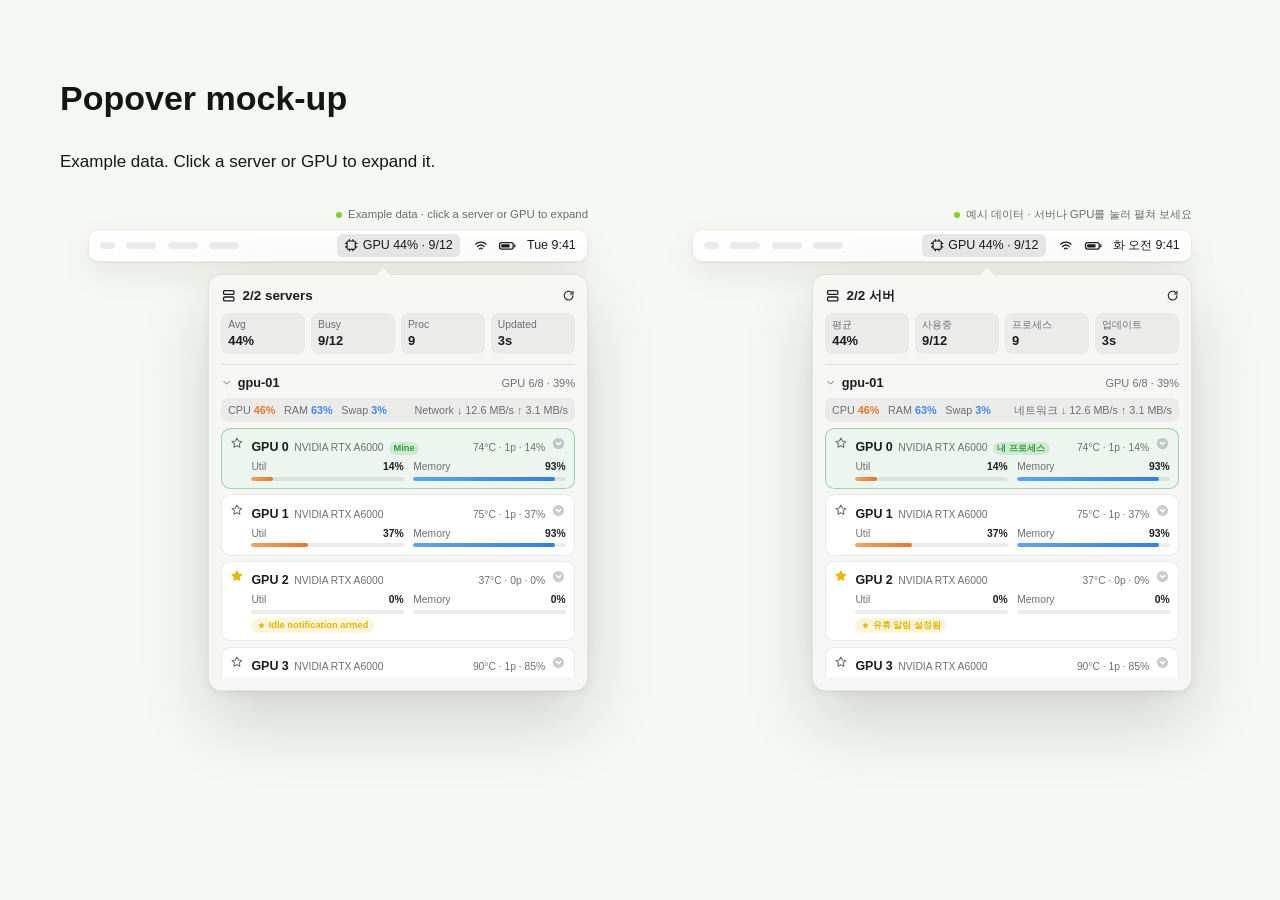
<file: site/mockup.html>
<!doctype html>
<html lang="en">
<head>
  <meta charset="utf-8">
  <meta name="viewport" content="width=device-width, initial-scale=1">
  <meta name="robots" content="noindex">
  <title>NVBeacon popover mock-up</title>
  <link rel="icon" href="./assets/favicon-64.png">
  <link rel="stylesheet" href="./styles.css">
  <link rel="stylesheet" href="./mockup.css">
  <style>
    .mockup-page { width: var(--shell); margin: 0 auto; padding: 48px 0 80px; }
    .mockup-grid { display: grid; grid-template-columns: repeat(auto-fit, minmax(min(100%, 420px), 1fr)); gap: 48px; margin-top: 32px; }
    .mockup-grid > section { width: min(100%, 500px); justify-self: center; }
  </style>
</head>
<body>
  <!-- Preserved HTML mock-up of the Mac popover, used in the hero before the real
       recordings replaced it. Expand and collapse use native <details>, no script.
       Not linked from the site and kept out of the sitemap. -->
  <main class="mockup-page">
    <h1>Popover mock-up</h1>
    <p>Example data. Click a server or GPU to expand it.</p>
    <div class="mockup-grid">
      <section aria-label="English">
    <div class="mock" role="region" aria-label="NVBeacon popover on Mac, with example data">
      <div class="mk-caption"><span class="mk-caption-dot" aria-hidden="true"></span><span>Example data · click a server or GPU to expand</span></div>
      <div class="mk-menubar" aria-hidden="true">
        <span class="mk-menus"><i></i><i></i><i></i><i></i></span>
        <span class="mk-item"><svg viewBox="0 0 24 24"><rect x="5" y="5" width="14" height="14" rx="2.5"/><path d="M9 2.5v2.5M15 2.5v2.5M9 19v2.5M15 19v2.5M2.5 9H5M2.5 15H5M19 9h2.5M19 15h2.5"/></svg>GPU 44% · 9/12</span>
        <span class="mk-sys"><svg viewBox="0 0 24 24"><path d="M4 9.5a12 12 0 0 1 16 0M7 13a7.5 7.5 0 0 1 10 0M10 16.5a3 3 0 0 1 4 0"/></svg><svg viewBox="0 0 28 24"><rect x="2" y="7" width="21" height="10" rx="3"/><rect x="4.5" y="9.5" width="13" height="5" rx="1.2" class="fill"/><path d="M25.5 10.5v3"/></svg><span>Tue 9:41</span></span>
      </div>
      <div class="mk-popover">
        <div class="mk-header" aria-hidden="true">
          <span class="mk-title"><svg viewBox="0 0 24 24"><rect x="4" y="4" width="16" height="6" rx="1.5"/><rect x="4" y="14" width="16" height="6" rx="1.5"/></svg>2/2 servers</span>
          <span class="mk-tools"><svg viewBox="0 0 24 24"><path d="M20 12a8 8 0 1 1-2.4-5.7M20 4v5h-5"/></svg></span>
        </div>
        <div class="mk-pills">
          <div><span>Avg</span><b>44%</b></div>
          <div><span>Busy</span><b>9/12</b></div>
          <div><span>Proc</span><b>9</b></div>
          <div><span>Updated</span><b>3s</b></div>
        </div>
        <div class="mk-scroll">
        <details class="mk-server" open>
          <summary class="mk-server-head"><svg class="chev" viewBox="0 0 24 24" aria-hidden="true"><path d="M9 6l6 6-6 6"/></svg><b>gpu-01</b><span>GPU 6/8 · 39%</span></summary>
          <div class="mk-host"><span>CPU <b class="o">46%</b></span><span>RAM <b class="b">63%</b></span><span>Swap <b class="b">3%</b></span><span class="net">Network ↓ 12.6 MB/s ↑ 3.1 MB/s</span></div>
            <details class="mk-gpu mine">
              <summary><span class="mk-star"><svg viewBox="0 0 24 24" aria-hidden="true"><path d="M12 3.5l2.6 5.3 5.9.9-4.3 4.1 1 5.8L12 16.9l-5.2 2.7 1-5.8-4.3-4.1 5.9-.9z"/></svg></span><span class="mk-gpu-body"><span class="mk-gpu-head"><b>GPU 0</b><span class="mk-model">NVIDIA RTX A6000</span><span class="mk-badge">Mine</span><span class="mk-stats">74°C · 1p · 14%</span><span class="mk-expand" aria-hidden="true"><svg viewBox="0 0 24 24"><circle cx="12" cy="12" r="9" class="fill"/><path d="M8.5 10.5L12 14l3.5-3.5" class="cut"/></svg></span></span><span class="mk-bars"><span class="mk-bar"><span>Util</span><em>14%</em><i style="--v:14%"></i></span><span class="mk-bar mem"><span>Memory</span><em>93%</em><i style="--v:93%"></i></span></span></span></summary>
                <div class="mk-procs">
                  <div class="mk-proc"><span class="mk-proc-user me">alex</span><span class="mk-proc-main"><span class="mk-proc-name">python train.py <span class="mk-badge">Mine</span></span><span class="mk-proc-pid">PID 28410</span></span><span class="mk-proc-mem">41.8 GiB</span><span class="mk-notify on"><svg viewBox="0 0 24 24" aria-hidden="true"><path d="M6 16V11a6 6 0 0 1 12 0v5l1.5 2h-15zM10 20.5a2 2 0 0 0 4 0"/></svg>Watching</span><code class="mk-proc-cmd">python train.py --epochs 40 --batch-size 32</code></div>
                </div>
            </details>
            <details class="mk-gpu">
              <summary><span class="mk-star"><svg viewBox="0 0 24 24" aria-hidden="true"><path d="M12 3.5l2.6 5.3 5.9.9-4.3 4.1 1 5.8L12 16.9l-5.2 2.7 1-5.8-4.3-4.1 5.9-.9z"/></svg></span><span class="mk-gpu-body"><span class="mk-gpu-head"><b>GPU 1</b><span class="mk-model">NVIDIA RTX A6000</span><span class="mk-stats">75°C · 1p · 37%</span><span class="mk-expand" aria-hidden="true"><svg viewBox="0 0 24 24"><circle cx="12" cy="12" r="9" class="fill"/><path d="M8.5 10.5L12 14l3.5-3.5" class="cut"/></svg></span></span><span class="mk-bars"><span class="mk-bar"><span>Util</span><em>37%</em><i style="--v:37%"></i></span><span class="mk-bar mem"><span>Memory</span><em>93%</em><i style="--v:93%"></i></span></span></span></summary>
                <div class="mk-procs">
                  <div class="mk-proc"><span class="mk-proc-user">minji</span><span class="mk-proc-main"><span class="mk-proc-name">python finetune.py</span><span class="mk-proc-pid">PID 30122</span></span><span class="mk-proc-mem">41.8 GiB</span><span class="mk-notify"><svg viewBox="0 0 24 24" aria-hidden="true"><path d="M6 16V11a6 6 0 0 1 12 0v5l1.5 2h-15zM10 20.5a2 2 0 0 0 4 0"/></svg>Notify</span><code class="mk-proc-cmd">python finetune.py --lr 2e-5</code></div>
                </div>
            </details>
            <details class="mk-gpu">
              <summary><span class="mk-star on"><svg viewBox="0 0 24 24" aria-hidden="true"><path d="M12 3.5l2.6 5.3 5.9.9-4.3 4.1 1 5.8L12 16.9l-5.2 2.7 1-5.8-4.3-4.1 5.9-.9z"/></svg></span><span class="mk-gpu-body"><span class="mk-gpu-head"><b>GPU 2</b><span class="mk-model">NVIDIA RTX A6000</span><span class="mk-stats">37°C · 0p · 0%</span><span class="mk-expand" aria-hidden="true"><svg viewBox="0 0 24 24"><circle cx="12" cy="12" r="9" class="fill"/><path d="M8.5 10.5L12 14l3.5-3.5" class="cut"/></svg></span></span><span class="mk-bars"><span class="mk-bar"><span>Util</span><em>0%</em><i style="--v:0%"></i></span><span class="mk-bar mem"><span>Memory</span><em>0%</em><i style="--v:0%"></i></span></span><span class="mk-armed"><svg viewBox="0 0 24 24" aria-hidden="true"><path d="M12 3.5l2.6 5.3 5.9.9-4.3 4.1 1 5.8L12 16.9l-5.2 2.7 1-5.8-4.3-4.1 5.9-.9z"/></svg>Idle notification armed</span></span></summary>
                <div class="mk-procs"><p class="mk-empty">There are no active compute processes reported on this GPU.</p></div>
            </details>
            <details class="mk-gpu">
              <summary><span class="mk-star"><svg viewBox="0 0 24 24" aria-hidden="true"><path d="M12 3.5l2.6 5.3 5.9.9-4.3 4.1 1 5.8L12 16.9l-5.2 2.7 1-5.8-4.3-4.1 5.9-.9z"/></svg></span><span class="mk-gpu-body"><span class="mk-gpu-head"><b>GPU 3</b><span class="mk-model">NVIDIA RTX A6000</span><span class="mk-stats">90°C · 1p · 85%</span><span class="mk-expand" aria-hidden="true"><svg viewBox="0 0 24 24"><circle cx="12" cy="12" r="9" class="fill"/><path d="M8.5 10.5L12 14l3.5-3.5" class="cut"/></svg></span></span><span class="mk-bars"><span class="mk-bar"><span>Util</span><em>85%</em><i style="--v:85%"></i></span><span class="mk-bar mem"><span>Memory</span><em>74%</em><i style="--v:74%"></i></span></span></span></summary>
                <div class="mk-procs">
                  <div class="mk-proc"><span class="mk-proc-user">jun</span><span class="mk-proc-main"><span class="mk-proc-name">torchrun</span><span class="mk-proc-pid">PID 31877</span></span><span class="mk-proc-mem">33.2 GiB</span><span class="mk-notify"><svg viewBox="0 0 24 24" aria-hidden="true"><path d="M6 16V11a6 6 0 0 1 12 0v5l1.5 2h-15zM10 20.5a2 2 0 0 0 4 0"/></svg>Notify</span><code class="mk-proc-cmd">torchrun --nproc_per_node 2 pretrain.py</code></div>
                </div>
            </details>
            <details class="mk-gpu mine">
              <summary><span class="mk-star"><svg viewBox="0 0 24 24" aria-hidden="true"><path d="M12 3.5l2.6 5.3 5.9.9-4.3 4.1 1 5.8L12 16.9l-5.2 2.7 1-5.8-4.3-4.1 5.9-.9z"/></svg></span><span class="mk-gpu-body"><span class="mk-gpu-head"><b>GPU 4</b><span class="mk-model">NVIDIA RTX A6000</span><span class="mk-badge">Mine</span><span class="mk-stats">66°C · 1p · 93%</span><span class="mk-expand" aria-hidden="true"><svg viewBox="0 0 24 24"><circle cx="12" cy="12" r="9" class="fill"/><path d="M8.5 10.5L12 14l3.5-3.5" class="cut"/></svg></span></span><span class="mk-bars"><span class="mk-bar"><span>Util</span><em>93%</em><i style="--v:93%"></i></span><span class="mk-bar mem"><span>Memory</span><em>60%</em><i style="--v:60%"></i></span></span></span></summary>
                <div class="mk-procs">
                  <div class="mk-proc"><span class="mk-proc-user me">alex</span><span class="mk-proc-main"><span class="mk-proc-name">python eval.py <span class="mk-badge">Mine</span></span><span class="mk-proc-pid">PID 28533</span></span><span class="mk-proc-mem">27.0 GiB</span><span class="mk-notify"><svg viewBox="0 0 24 24" aria-hidden="true"><path d="M6 16V11a6 6 0 0 1 12 0v5l1.5 2h-15zM10 20.5a2 2 0 0 0 4 0"/></svg>Notify</span><code class="mk-proc-cmd">python eval.py --split val</code></div>
                </div>
            </details>
            <details class="mk-gpu">
              <summary><span class="mk-star"><svg viewBox="0 0 24 24" aria-hidden="true"><path d="M12 3.5l2.6 5.3 5.9.9-4.3 4.1 1 5.8L12 16.9l-5.2 2.7 1-5.8-4.3-4.1 5.9-.9z"/></svg></span><span class="mk-gpu-body"><span class="mk-gpu-head"><b>GPU 5</b><span class="mk-model">NVIDIA RTX A6000</span><span class="mk-stats">41°C · 0p · 0%</span><span class="mk-expand" aria-hidden="true"><svg viewBox="0 0 24 24"><circle cx="12" cy="12" r="9" class="fill"/><path d="M8.5 10.5L12 14l3.5-3.5" class="cut"/></svg></span></span><span class="mk-bars"><span class="mk-bar"><span>Util</span><em>0%</em><i style="--v:0%"></i></span><span class="mk-bar mem"><span>Memory</span><em>0%</em><i style="--v:0%"></i></span></span></span></summary>
                <div class="mk-procs"><p class="mk-empty">There are no active compute processes reported on this GPU.</p></div>
            </details>
            <details class="mk-gpu">
              <summary><span class="mk-star"><svg viewBox="0 0 24 24" aria-hidden="true"><path d="M12 3.5l2.6 5.3 5.9.9-4.3 4.1 1 5.8L12 16.9l-5.2 2.7 1-5.8-4.3-4.1 5.9-.9z"/></svg></span><span class="mk-gpu-body"><span class="mk-gpu-head"><b>GPU 6</b><span class="mk-model">NVIDIA RTX A6000</span><span class="mk-stats">58°C · 1p · 22%</span><span class="mk-expand" aria-hidden="true"><svg viewBox="0 0 24 24"><circle cx="12" cy="12" r="9" class="fill"/><path d="M8.5 10.5L12 14l3.5-3.5" class="cut"/></svg></span></span><span class="mk-bars"><span class="mk-bar"><span>Util</span><em>22%</em><i style="--v:22%"></i></span><span class="mk-bar mem"><span>Memory</span><em>20%</em><i style="--v:20%"></i></span></span></span></summary>
                <div class="mk-procs">
                  <div class="mk-proc"><span class="mk-proc-user">sam</span><span class="mk-proc-main"><span class="mk-proc-name">jupyter-kernel</span><span class="mk-proc-pid">PID 29960</span></span><span class="mk-proc-mem">8.8 GiB</span><span class="mk-notify"><svg viewBox="0 0 24 24" aria-hidden="true"><path d="M6 16V11a6 6 0 0 1 12 0v5l1.5 2h-15zM10 20.5a2 2 0 0 0 4 0"/></svg>Notify</span><code class="mk-proc-cmd">python -m ipykernel_launcher</code></div>
                </div>
            </details>
            <details class="mk-gpu">
              <summary><span class="mk-star"><svg viewBox="0 0 24 24" aria-hidden="true"><path d="M12 3.5l2.6 5.3 5.9.9-4.3 4.1 1 5.8L12 16.9l-5.2 2.7 1-5.8-4.3-4.1 5.9-.9z"/></svg></span><span class="mk-gpu-body"><span class="mk-gpu-head"><b>GPU 7</b><span class="mk-model">NVIDIA RTX A6000</span><span class="mk-stats">79°C · 1p · 64%</span><span class="mk-expand" aria-hidden="true"><svg viewBox="0 0 24 24"><circle cx="12" cy="12" r="9" class="fill"/><path d="M8.5 10.5L12 14l3.5-3.5" class="cut"/></svg></span></span><span class="mk-bars"><span class="mk-bar"><span>Util</span><em>64%</em><i style="--v:64%"></i></span><span class="mk-bar mem"><span>Memory</span><em>73%</em><i style="--v:73%"></i></span></span></span></summary>
                <div class="mk-procs">
                  <div class="mk-proc"><span class="mk-proc-user">jun</span><span class="mk-proc-main"><span class="mk-proc-name">torchrun</span><span class="mk-proc-pid">PID 31878</span></span><span class="mk-proc-mem">33.0 GiB</span><span class="mk-notify"><svg viewBox="0 0 24 24" aria-hidden="true"><path d="M6 16V11a6 6 0 0 1 12 0v5l1.5 2h-15zM10 20.5a2 2 0 0 0 4 0"/></svg>Notify</span><code class="mk-proc-cmd">torchrun --nproc_per_node 2 pretrain.py</code></div>
                </div>
            </details>
        </details>
        <details class="mk-server">
          <summary class="mk-server-head"><svg class="chev" viewBox="0 0 24 24" aria-hidden="true"><path d="M9 6l6 6-6 6"/></svg><b>gpu-02</b><span>GPU 3/4 · 53%</span></summary>
          <div class="mk-host"><span>CPU <b class="o">28%</b></span><span>RAM <b class="b">25%</b></span><span>Swap <b class="b">3%</b></span><span class="net">Network ↓ 4.2 MB/s ↑ 0.8 MB/s</span></div>
            <details class="mk-gpu">
              <summary><span class="mk-star"><svg viewBox="0 0 24 24" aria-hidden="true"><path d="M12 3.5l2.6 5.3 5.9.9-4.3 4.1 1 5.8L12 16.9l-5.2 2.7 1-5.8-4.3-4.1 5.9-.9z"/></svg></span><span class="mk-gpu-body"><span class="mk-gpu-head"><b>GPU 0</b><span class="mk-model">NVIDIA GeForce RTX 4090</span><span class="mk-stats">68°C · 1p · 71%</span><span class="mk-expand" aria-hidden="true"><svg viewBox="0 0 24 24"><circle cx="12" cy="12" r="9" class="fill"/><path d="M8.5 10.5L12 14l3.5-3.5" class="cut"/></svg></span></span><span class="mk-bars"><span class="mk-bar"><span>Util</span><em>71%</em><i style="--v:71%"></i></span><span class="mk-bar mem"><span>Memory</span><em>77%</em><i style="--v:77%"></i></span></span></span></summary>
                <div class="mk-procs">
                  <div class="mk-proc"><span class="mk-proc-user">minji</span><span class="mk-proc-main"><span class="mk-proc-name">python sweep.py</span><span class="mk-proc-pid">PID 11204</span></span><span class="mk-proc-mem">18.4 GiB</span><span class="mk-notify"><svg viewBox="0 0 24 24" aria-hidden="true"><path d="M6 16V11a6 6 0 0 1 12 0v5l1.5 2h-15zM10 20.5a2 2 0 0 0 4 0"/></svg>Notify</span><code class="mk-proc-cmd">python sweep.py --trial 7</code></div>
                </div>
            </details>
            <details class="mk-gpu">
              <summary><span class="mk-star"><svg viewBox="0 0 24 24" aria-hidden="true"><path d="M12 3.5l2.6 5.3 5.9.9-4.3 4.1 1 5.8L12 16.9l-5.2 2.7 1-5.8-4.3-4.1 5.9-.9z"/></svg></span><span class="mk-gpu-body"><span class="mk-gpu-head"><b>GPU 1</b><span class="mk-model">NVIDIA GeForce RTX 4090</span><span class="mk-stats">35°C · 0p · 0%</span><span class="mk-expand" aria-hidden="true"><svg viewBox="0 0 24 24"><circle cx="12" cy="12" r="9" class="fill"/><path d="M8.5 10.5L12 14l3.5-3.5" class="cut"/></svg></span></span><span class="mk-bars"><span class="mk-bar"><span>Util</span><em>0%</em><i style="--v:0%"></i></span><span class="mk-bar mem"><span>Memory</span><em>0%</em><i style="--v:0%"></i></span></span></span></summary>
                <div class="mk-procs"><p class="mk-empty">There are no active compute processes reported on this GPU.</p></div>
            </details>
            <details class="mk-gpu">
              <summary><span class="mk-star"><svg viewBox="0 0 24 24" aria-hidden="true"><path d="M12 3.5l2.6 5.3 5.9.9-4.3 4.1 1 5.8L12 16.9l-5.2 2.7 1-5.8-4.3-4.1 5.9-.9z"/></svg></span><span class="mk-gpu-body"><span class="mk-gpu-head"><b>GPU 2</b><span class="mk-model">NVIDIA GeForce RTX 4090</span><span class="mk-stats">74°C · 1p · 88%</span><span class="mk-expand" aria-hidden="true"><svg viewBox="0 0 24 24"><circle cx="12" cy="12" r="9" class="fill"/><path d="M8.5 10.5L12 14l3.5-3.5" class="cut"/></svg></span></span><span class="mk-bars"><span class="mk-bar"><span>Util</span><em>88%</em><i style="--v:88%"></i></span><span class="mk-bar mem"><span>Memory</span><em>90%</em><i style="--v:90%"></i></span></span></span></summary>
                <div class="mk-procs">
                  <div class="mk-proc"><span class="mk-proc-user">sam</span><span class="mk-proc-main"><span class="mk-proc-name">python train_vit.py</span><span class="mk-proc-pid">PID 11391</span></span><span class="mk-proc-mem">21.7 GiB</span><span class="mk-notify"><svg viewBox="0 0 24 24" aria-hidden="true"><path d="M6 16V11a6 6 0 0 1 12 0v5l1.5 2h-15zM10 20.5a2 2 0 0 0 4 0"/></svg>Notify</span><code class="mk-proc-cmd">python train_vit.py</code></div>
                </div>
            </details>
            <details class="mk-gpu">
              <summary><span class="mk-star"><svg viewBox="0 0 24 24" aria-hidden="true"><path d="M12 3.5l2.6 5.3 5.9.9-4.3 4.1 1 5.8L12 16.9l-5.2 2.7 1-5.8-4.3-4.1 5.9-.9z"/></svg></span><span class="mk-gpu-body"><span class="mk-gpu-head"><b>GPU 3</b><span class="mk-model">NVIDIA GeForce RTX 4090</span><span class="mk-stats">63°C · 1p · 52%</span><span class="mk-expand" aria-hidden="true"><svg viewBox="0 0 24 24"><circle cx="12" cy="12" r="9" class="fill"/><path d="M8.5 10.5L12 14l3.5-3.5" class="cut"/></svg></span></span><span class="mk-bars"><span class="mk-bar"><span>Util</span><em>52%</em><i style="--v:52%"></i></span><span class="mk-bar mem"><span>Memory</span><em>40%</em><i style="--v:40%"></i></span></span></span></summary>
                <div class="mk-procs">
                  <div class="mk-proc"><span class="mk-proc-user">jun</span><span class="mk-proc-main"><span class="mk-proc-name">python infer.py</span><span class="mk-proc-pid">PID 11455</span></span><span class="mk-proc-mem">9.6 GiB</span><span class="mk-notify"><svg viewBox="0 0 24 24" aria-hidden="true"><path d="M6 16V11a6 6 0 0 1 12 0v5l1.5 2h-15zM10 20.5a2 2 0 0 0 4 0"/></svg>Notify</span><code class="mk-proc-cmd">python infer.py --port 8000</code></div>
                </div>
            </details>
        </details>
        </div>
      </div>
    </div>
      </section>
      <section aria-label="Korean" lang="ko">
    <div class="mock" role="region" aria-label="예시 데이터로 보여주는 Mac용 NVBeacon 팝오버">
      <div class="mk-caption"><span class="mk-caption-dot" aria-hidden="true"></span><span>예시 데이터 · 서버나 GPU를 눌러 펼쳐 보세요</span></div>
      <div class="mk-menubar" aria-hidden="true">
        <span class="mk-menus"><i></i><i></i><i></i><i></i></span>
        <span class="mk-item"><svg viewBox="0 0 24 24"><rect x="5" y="5" width="14" height="14" rx="2.5"/><path d="M9 2.5v2.5M15 2.5v2.5M9 19v2.5M15 19v2.5M2.5 9H5M2.5 15H5M19 9h2.5M19 15h2.5"/></svg>GPU 44% · 9/12</span>
        <span class="mk-sys"><svg viewBox="0 0 24 24"><path d="M4 9.5a12 12 0 0 1 16 0M7 13a7.5 7.5 0 0 1 10 0M10 16.5a3 3 0 0 1 4 0"/></svg><svg viewBox="0 0 28 24"><rect x="2" y="7" width="21" height="10" rx="3"/><rect x="4.5" y="9.5" width="13" height="5" rx="1.2" class="fill"/><path d="M25.5 10.5v3"/></svg><span>화 오전 9:41</span></span>
      </div>
      <div class="mk-popover">
        <div class="mk-header" aria-hidden="true">
          <span class="mk-title"><svg viewBox="0 0 24 24"><rect x="4" y="4" width="16" height="6" rx="1.5"/><rect x="4" y="14" width="16" height="6" rx="1.5"/></svg>2/2 서버</span>
          <span class="mk-tools"><svg viewBox="0 0 24 24"><path d="M20 12a8 8 0 1 1-2.4-5.7M20 4v5h-5"/></svg></span>
        </div>
        <div class="mk-pills">
          <div><span>평균</span><b>44%</b></div>
          <div><span>사용중</span><b>9/12</b></div>
          <div><span>프로세스</span><b>9</b></div>
          <div><span>업데이트</span><b>3s</b></div>
        </div>
        <div class="mk-scroll">
        <details class="mk-server" open>
          <summary class="mk-server-head"><svg class="chev" viewBox="0 0 24 24" aria-hidden="true"><path d="M9 6l6 6-6 6"/></svg><b>gpu-01</b><span>GPU 6/8 · 39%</span></summary>
          <div class="mk-host"><span>CPU <b class="o">46%</b></span><span>RAM <b class="b">63%</b></span><span>Swap <b class="b">3%</b></span><span class="net">네트워크 ↓ 12.6 MB/s ↑ 3.1 MB/s</span></div>
            <details class="mk-gpu mine">
              <summary><span class="mk-star"><svg viewBox="0 0 24 24" aria-hidden="true"><path d="M12 3.5l2.6 5.3 5.9.9-4.3 4.1 1 5.8L12 16.9l-5.2 2.7 1-5.8-4.3-4.1 5.9-.9z"/></svg></span><span class="mk-gpu-body"><span class="mk-gpu-head"><b>GPU 0</b><span class="mk-model">NVIDIA RTX A6000</span><span class="mk-badge">내 프로세스</span><span class="mk-stats">74°C · 1p · 14%</span><span class="mk-expand" aria-hidden="true"><svg viewBox="0 0 24 24"><circle cx="12" cy="12" r="9" class="fill"/><path d="M8.5 10.5L12 14l3.5-3.5" class="cut"/></svg></span></span><span class="mk-bars"><span class="mk-bar"><span>Util</span><em>14%</em><i style="--v:14%"></i></span><span class="mk-bar mem"><span>Memory</span><em>93%</em><i style="--v:93%"></i></span></span></span></summary>
                <div class="mk-procs">
                  <div class="mk-proc"><span class="mk-proc-user me">alex</span><span class="mk-proc-main"><span class="mk-proc-name">python train.py <span class="mk-badge">내 프로세스</span></span><span class="mk-proc-pid">PID 28410</span></span><span class="mk-proc-mem">41.8 GiB</span><span class="mk-notify on"><svg viewBox="0 0 24 24" aria-hidden="true"><path d="M6 16V11a6 6 0 0 1 12 0v5l1.5 2h-15zM10 20.5a2 2 0 0 0 4 0"/></svg>감시 중</span><code class="mk-proc-cmd">python train.py --epochs 40 --batch-size 32</code></div>
                </div>
            </details>
            <details class="mk-gpu">
              <summary><span class="mk-star"><svg viewBox="0 0 24 24" aria-hidden="true"><path d="M12 3.5l2.6 5.3 5.9.9-4.3 4.1 1 5.8L12 16.9l-5.2 2.7 1-5.8-4.3-4.1 5.9-.9z"/></svg></span><span class="mk-gpu-body"><span class="mk-gpu-head"><b>GPU 1</b><span class="mk-model">NVIDIA RTX A6000</span><span class="mk-stats">75°C · 1p · 37%</span><span class="mk-expand" aria-hidden="true"><svg viewBox="0 0 24 24"><circle cx="12" cy="12" r="9" class="fill"/><path d="M8.5 10.5L12 14l3.5-3.5" class="cut"/></svg></span></span><span class="mk-bars"><span class="mk-bar"><span>Util</span><em>37%</em><i style="--v:37%"></i></span><span class="mk-bar mem"><span>Memory</span><em>93%</em><i style="--v:93%"></i></span></span></span></summary>
                <div class="mk-procs">
                  <div class="mk-proc"><span class="mk-proc-user">minji</span><span class="mk-proc-main"><span class="mk-proc-name">python finetune.py</span><span class="mk-proc-pid">PID 30122</span></span><span class="mk-proc-mem">41.8 GiB</span><span class="mk-notify"><svg viewBox="0 0 24 24" aria-hidden="true"><path d="M6 16V11a6 6 0 0 1 12 0v5l1.5 2h-15zM10 20.5a2 2 0 0 0 4 0"/></svg>알림</span><code class="mk-proc-cmd">python finetune.py --lr 2e-5</code></div>
                </div>
            </details>
            <details class="mk-gpu">
              <summary><span class="mk-star on"><svg viewBox="0 0 24 24" aria-hidden="true"><path d="M12 3.5l2.6 5.3 5.9.9-4.3 4.1 1 5.8L12 16.9l-5.2 2.7 1-5.8-4.3-4.1 5.9-.9z"/></svg></span><span class="mk-gpu-body"><span class="mk-gpu-head"><b>GPU 2</b><span class="mk-model">NVIDIA RTX A6000</span><span class="mk-stats">37°C · 0p · 0%</span><span class="mk-expand" aria-hidden="true"><svg viewBox="0 0 24 24"><circle cx="12" cy="12" r="9" class="fill"/><path d="M8.5 10.5L12 14l3.5-3.5" class="cut"/></svg></span></span><span class="mk-bars"><span class="mk-bar"><span>Util</span><em>0%</em><i style="--v:0%"></i></span><span class="mk-bar mem"><span>Memory</span><em>0%</em><i style="--v:0%"></i></span></span><span class="mk-armed"><svg viewBox="0 0 24 24" aria-hidden="true"><path d="M12 3.5l2.6 5.3 5.9.9-4.3 4.1 1 5.8L12 16.9l-5.2 2.7 1-5.8-4.3-4.1 5.9-.9z"/></svg>유휴 알림 설정됨</span></span></summary>
                <div class="mk-procs"><p class="mk-empty">이 GPU에서 실행 중인 연산 프로세스가 없습니다.</p></div>
            </details>
            <details class="mk-gpu">
              <summary><span class="mk-star"><svg viewBox="0 0 24 24" aria-hidden="true"><path d="M12 3.5l2.6 5.3 5.9.9-4.3 4.1 1 5.8L12 16.9l-5.2 2.7 1-5.8-4.3-4.1 5.9-.9z"/></svg></span><span class="mk-gpu-body"><span class="mk-gpu-head"><b>GPU 3</b><span class="mk-model">NVIDIA RTX A6000</span><span class="mk-stats">90°C · 1p · 85%</span><span class="mk-expand" aria-hidden="true"><svg viewBox="0 0 24 24"><circle cx="12" cy="12" r="9" class="fill"/><path d="M8.5 10.5L12 14l3.5-3.5" class="cut"/></svg></span></span><span class="mk-bars"><span class="mk-bar"><span>Util</span><em>85%</em><i style="--v:85%"></i></span><span class="mk-bar mem"><span>Memory</span><em>74%</em><i style="--v:74%"></i></span></span></span></summary>
                <div class="mk-procs">
                  <div class="mk-proc"><span class="mk-proc-user">jun</span><span class="mk-proc-main"><span class="mk-proc-name">torchrun</span><span class="mk-proc-pid">PID 31877</span></span><span class="mk-proc-mem">33.2 GiB</span><span class="mk-notify"><svg viewBox="0 0 24 24" aria-hidden="true"><path d="M6 16V11a6 6 0 0 1 12 0v5l1.5 2h-15zM10 20.5a2 2 0 0 0 4 0"/></svg>알림</span><code class="mk-proc-cmd">torchrun --nproc_per_node 2 pretrain.py</code></div>
                </div>
            </details>
            <details class="mk-gpu mine">
              <summary><span class="mk-star"><svg viewBox="0 0 24 24" aria-hidden="true"><path d="M12 3.5l2.6 5.3 5.9.9-4.3 4.1 1 5.8L12 16.9l-5.2 2.7 1-5.8-4.3-4.1 5.9-.9z"/></svg></span><span class="mk-gpu-body"><span class="mk-gpu-head"><b>GPU 4</b><span class="mk-model">NVIDIA RTX A6000</span><span class="mk-badge">내 프로세스</span><span class="mk-stats">66°C · 1p · 93%</span><span class="mk-expand" aria-hidden="true"><svg viewBox="0 0 24 24"><circle cx="12" cy="12" r="9" class="fill"/><path d="M8.5 10.5L12 14l3.5-3.5" class="cut"/></svg></span></span><span class="mk-bars"><span class="mk-bar"><span>Util</span><em>93%</em><i style="--v:93%"></i></span><span class="mk-bar mem"><span>Memory</span><em>60%</em><i style="--v:60%"></i></span></span></span></summary>
                <div class="mk-procs">
                  <div class="mk-proc"><span class="mk-proc-user me">alex</span><span class="mk-proc-main"><span class="mk-proc-name">python eval.py <span class="mk-badge">내 프로세스</span></span><span class="mk-proc-pid">PID 28533</span></span><span class="mk-proc-mem">27.0 GiB</span><span class="mk-notify"><svg viewBox="0 0 24 24" aria-hidden="true"><path d="M6 16V11a6 6 0 0 1 12 0v5l1.5 2h-15zM10 20.5a2 2 0 0 0 4 0"/></svg>알림</span><code class="mk-proc-cmd">python eval.py --split val</code></div>
                </div>
            </details>
            <details class="mk-gpu">
              <summary><span class="mk-star"><svg viewBox="0 0 24 24" aria-hidden="true"><path d="M12 3.5l2.6 5.3 5.9.9-4.3 4.1 1 5.8L12 16.9l-5.2 2.7 1-5.8-4.3-4.1 5.9-.9z"/></svg></span><span class="mk-gpu-body"><span class="mk-gpu-head"><b>GPU 5</b><span class="mk-model">NVIDIA RTX A6000</span><span class="mk-stats">41°C · 0p · 0%</span><span class="mk-expand" aria-hidden="true"><svg viewBox="0 0 24 24"><circle cx="12" cy="12" r="9" class="fill"/><path d="M8.5 10.5L12 14l3.5-3.5" class="cut"/></svg></span></span><span class="mk-bars"><span class="mk-bar"><span>Util</span><em>0%</em><i style="--v:0%"></i></span><span class="mk-bar mem"><span>Memory</span><em>0%</em><i style="--v:0%"></i></span></span></span></summary>
                <div class="mk-procs"><p class="mk-empty">이 GPU에서 실행 중인 연산 프로세스가 없습니다.</p></div>
            </details>
            <details class="mk-gpu">
              <summary><span class="mk-star"><svg viewBox="0 0 24 24" aria-hidden="true"><path d="M12 3.5l2.6 5.3 5.9.9-4.3 4.1 1 5.8L12 16.9l-5.2 2.7 1-5.8-4.3-4.1 5.9-.9z"/></svg></span><span class="mk-gpu-body"><span class="mk-gpu-head"><b>GPU 6</b><span class="mk-model">NVIDIA RTX A6000</span><span class="mk-stats">58°C · 1p · 22%</span><span class="mk-expand" aria-hidden="true"><svg viewBox="0 0 24 24"><circle cx="12" cy="12" r="9" class="fill"/><path d="M8.5 10.5L12 14l3.5-3.5" class="cut"/></svg></span></span><span class="mk-bars"><span class="mk-bar"><span>Util</span><em>22%</em><i style="--v:22%"></i></span><span class="mk-bar mem"><span>Memory</span><em>20%</em><i style="--v:20%"></i></span></span></span></summary>
                <div class="mk-procs">
                  <div class="mk-proc"><span class="mk-proc-user">sam</span><span class="mk-proc-main"><span class="mk-proc-name">jupyter-kernel</span><span class="mk-proc-pid">PID 29960</span></span><span class="mk-proc-mem">8.8 GiB</span><span class="mk-notify"><svg viewBox="0 0 24 24" aria-hidden="true"><path d="M6 16V11a6 6 0 0 1 12 0v5l1.5 2h-15zM10 20.5a2 2 0 0 0 4 0"/></svg>알림</span><code class="mk-proc-cmd">python -m ipykernel_launcher</code></div>
                </div>
            </details>
            <details class="mk-gpu">
              <summary><span class="mk-star"><svg viewBox="0 0 24 24" aria-hidden="true"><path d="M12 3.5l2.6 5.3 5.9.9-4.3 4.1 1 5.8L12 16.9l-5.2 2.7 1-5.8-4.3-4.1 5.9-.9z"/></svg></span><span class="mk-gpu-body"><span class="mk-gpu-head"><b>GPU 7</b><span class="mk-model">NVIDIA RTX A6000</span><span class="mk-stats">79°C · 1p · 64%</span><span class="mk-expand" aria-hidden="true"><svg viewBox="0 0 24 24"><circle cx="12" cy="12" r="9" class="fill"/><path d="M8.5 10.5L12 14l3.5-3.5" class="cut"/></svg></span></span><span class="mk-bars"><span class="mk-bar"><span>Util</span><em>64%</em><i style="--v:64%"></i></span><span class="mk-bar mem"><span>Memory</span><em>73%</em><i style="--v:73%"></i></span></span></span></summary>
                <div class="mk-procs">
                  <div class="mk-proc"><span class="mk-proc-user">jun</span><span class="mk-proc-main"><span class="mk-proc-name">torchrun</span><span class="mk-proc-pid">PID 31878</span></span><span class="mk-proc-mem">33.0 GiB</span><span class="mk-notify"><svg viewBox="0 0 24 24" aria-hidden="true"><path d="M6 16V11a6 6 0 0 1 12 0v5l1.5 2h-15zM10 20.5a2 2 0 0 0 4 0"/></svg>알림</span><code class="mk-proc-cmd">torchrun --nproc_per_node 2 pretrain.py</code></div>
                </div>
            </details>
        </details>
        <details class="mk-server">
          <summary class="mk-server-head"><svg class="chev" viewBox="0 0 24 24" aria-hidden="true"><path d="M9 6l6 6-6 6"/></svg><b>gpu-02</b><span>GPU 3/4 · 53%</span></summary>
          <div class="mk-host"><span>CPU <b class="o">28%</b></span><span>RAM <b class="b">25%</b></span><span>Swap <b class="b">3%</b></span><span class="net">네트워크 ↓ 4.2 MB/s ↑ 0.8 MB/s</span></div>
            <details class="mk-gpu">
              <summary><span class="mk-star"><svg viewBox="0 0 24 24" aria-hidden="true"><path d="M12 3.5l2.6 5.3 5.9.9-4.3 4.1 1 5.8L12 16.9l-5.2 2.7 1-5.8-4.3-4.1 5.9-.9z"/></svg></span><span class="mk-gpu-body"><span class="mk-gpu-head"><b>GPU 0</b><span class="mk-model">NVIDIA GeForce RTX 4090</span><span class="mk-stats">68°C · 1p · 71%</span><span class="mk-expand" aria-hidden="true"><svg viewBox="0 0 24 24"><circle cx="12" cy="12" r="9" class="fill"/><path d="M8.5 10.5L12 14l3.5-3.5" class="cut"/></svg></span></span><span class="mk-bars"><span class="mk-bar"><span>Util</span><em>71%</em><i style="--v:71%"></i></span><span class="mk-bar mem"><span>Memory</span><em>77%</em><i style="--v:77%"></i></span></span></span></summary>
                <div class="mk-procs">
                  <div class="mk-proc"><span class="mk-proc-user">minji</span><span class="mk-proc-main"><span class="mk-proc-name">python sweep.py</span><span class="mk-proc-pid">PID 11204</span></span><span class="mk-proc-mem">18.4 GiB</span><span class="mk-notify"><svg viewBox="0 0 24 24" aria-hidden="true"><path d="M6 16V11a6 6 0 0 1 12 0v5l1.5 2h-15zM10 20.5a2 2 0 0 0 4 0"/></svg>알림</span><code class="mk-proc-cmd">python sweep.py --trial 7</code></div>
                </div>
            </details>
            <details class="mk-gpu">
              <summary><span class="mk-star"><svg viewBox="0 0 24 24" aria-hidden="true"><path d="M12 3.5l2.6 5.3 5.9.9-4.3 4.1 1 5.8L12 16.9l-5.2 2.7 1-5.8-4.3-4.1 5.9-.9z"/></svg></span><span class="mk-gpu-body"><span class="mk-gpu-head"><b>GPU 1</b><span class="mk-model">NVIDIA GeForce RTX 4090</span><span class="mk-stats">35°C · 0p · 0%</span><span class="mk-expand" aria-hidden="true"><svg viewBox="0 0 24 24"><circle cx="12" cy="12" r="9" class="fill"/><path d="M8.5 10.5L12 14l3.5-3.5" class="cut"/></svg></span></span><span class="mk-bars"><span class="mk-bar"><span>Util</span><em>0%</em><i style="--v:0%"></i></span><span class="mk-bar mem"><span>Memory</span><em>0%</em><i style="--v:0%"></i></span></span></span></summary>
                <div class="mk-procs"><p class="mk-empty">이 GPU에서 실행 중인 연산 프로세스가 없습니다.</p></div>
            </details>
            <details class="mk-gpu">
              <summary><span class="mk-star"><svg viewBox="0 0 24 24" aria-hidden="true"><path d="M12 3.5l2.6 5.3 5.9.9-4.3 4.1 1 5.8L12 16.9l-5.2 2.7 1-5.8-4.3-4.1 5.9-.9z"/></svg></span><span class="mk-gpu-body"><span class="mk-gpu-head"><b>GPU 2</b><span class="mk-model">NVIDIA GeForce RTX 4090</span><span class="mk-stats">74°C · 1p · 88%</span><span class="mk-expand" aria-hidden="true"><svg viewBox="0 0 24 24"><circle cx="12" cy="12" r="9" class="fill"/><path d="M8.5 10.5L12 14l3.5-3.5" class="cut"/></svg></span></span><span class="mk-bars"><span class="mk-bar"><span>Util</span><em>88%</em><i style="--v:88%"></i></span><span class="mk-bar mem"><span>Memory</span><em>90%</em><i style="--v:90%"></i></span></span></span></summary>
                <div class="mk-procs">
                  <div class="mk-proc"><span class="mk-proc-user">sam</span><span class="mk-proc-main"><span class="mk-proc-name">python train_vit.py</span><span class="mk-proc-pid">PID 11391</span></span><span class="mk-proc-mem">21.7 GiB</span><span class="mk-notify"><svg viewBox="0 0 24 24" aria-hidden="true"><path d="M6 16V11a6 6 0 0 1 12 0v5l1.5 2h-15zM10 20.5a2 2 0 0 0 4 0"/></svg>알림</span><code class="mk-proc-cmd">python train_vit.py</code></div>
                </div>
            </details>
            <details class="mk-gpu">
              <summary><span class="mk-star"><svg viewBox="0 0 24 24" aria-hidden="true"><path d="M12 3.5l2.6 5.3 5.9.9-4.3 4.1 1 5.8L12 16.9l-5.2 2.7 1-5.8-4.3-4.1 5.9-.9z"/></svg></span><span class="mk-gpu-body"><span class="mk-gpu-head"><b>GPU 3</b><span class="mk-model">NVIDIA GeForce RTX 4090</span><span class="mk-stats">63°C · 1p · 52%</span><span class="mk-expand" aria-hidden="true"><svg viewBox="0 0 24 24"><circle cx="12" cy="12" r="9" class="fill"/><path d="M8.5 10.5L12 14l3.5-3.5" class="cut"/></svg></span></span><span class="mk-bars"><span class="mk-bar"><span>Util</span><em>52%</em><i style="--v:52%"></i></span><span class="mk-bar mem"><span>Memory</span><em>40%</em><i style="--v:40%"></i></span></span></span></summary>
                <div class="mk-procs">
                  <div class="mk-proc"><span class="mk-proc-user">jun</span><span class="mk-proc-main"><span class="mk-proc-name">python infer.py</span><span class="mk-proc-pid">PID 11455</span></span><span class="mk-proc-mem">9.6 GiB</span><span class="mk-notify"><svg viewBox="0 0 24 24" aria-hidden="true"><path d="M6 16V11a6 6 0 0 1 12 0v5l1.5 2h-15zM10 20.5a2 2 0 0 0 4 0"/></svg>알림</span><code class="mk-proc-cmd">python infer.py --port 8000</code></div>
                </div>
            </details>
        </details>
        </div>
      </div>
    </div>
      </section>
    </div>
  </main>
</body>
</html>
</file>
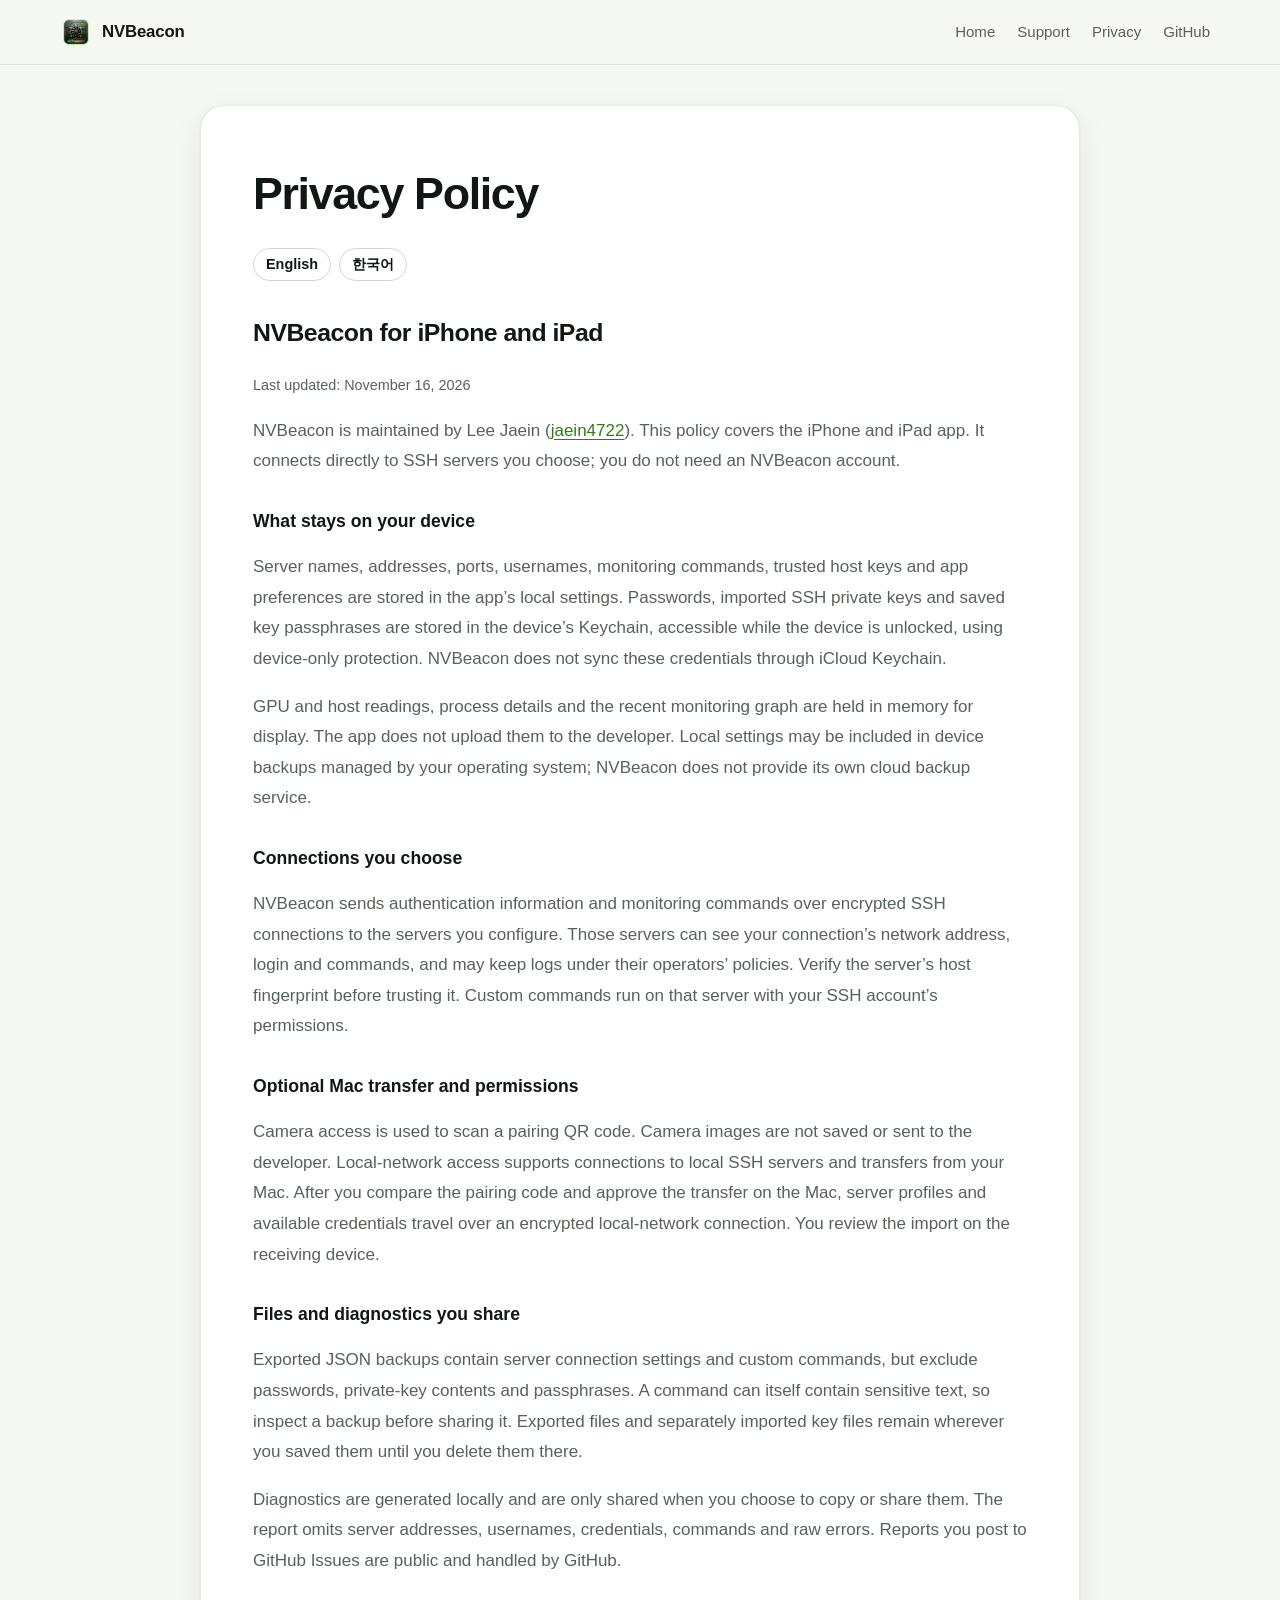
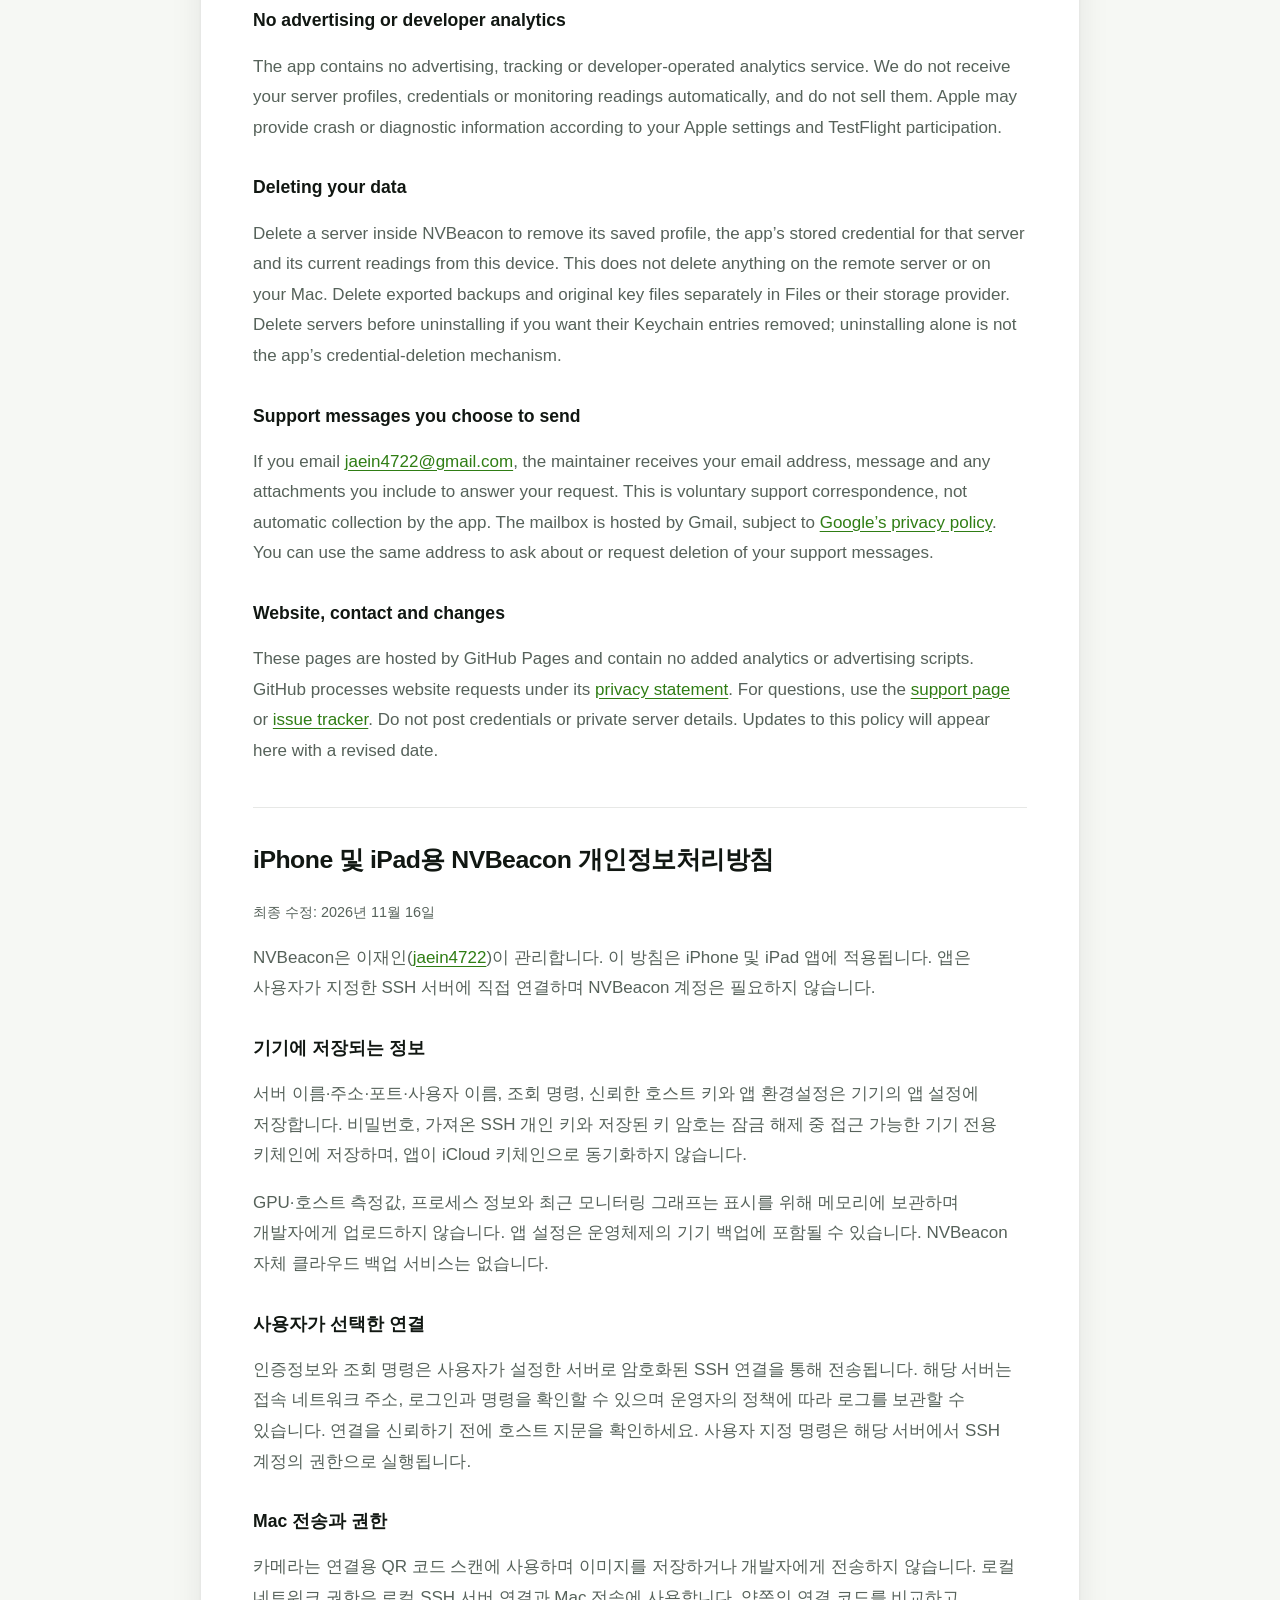
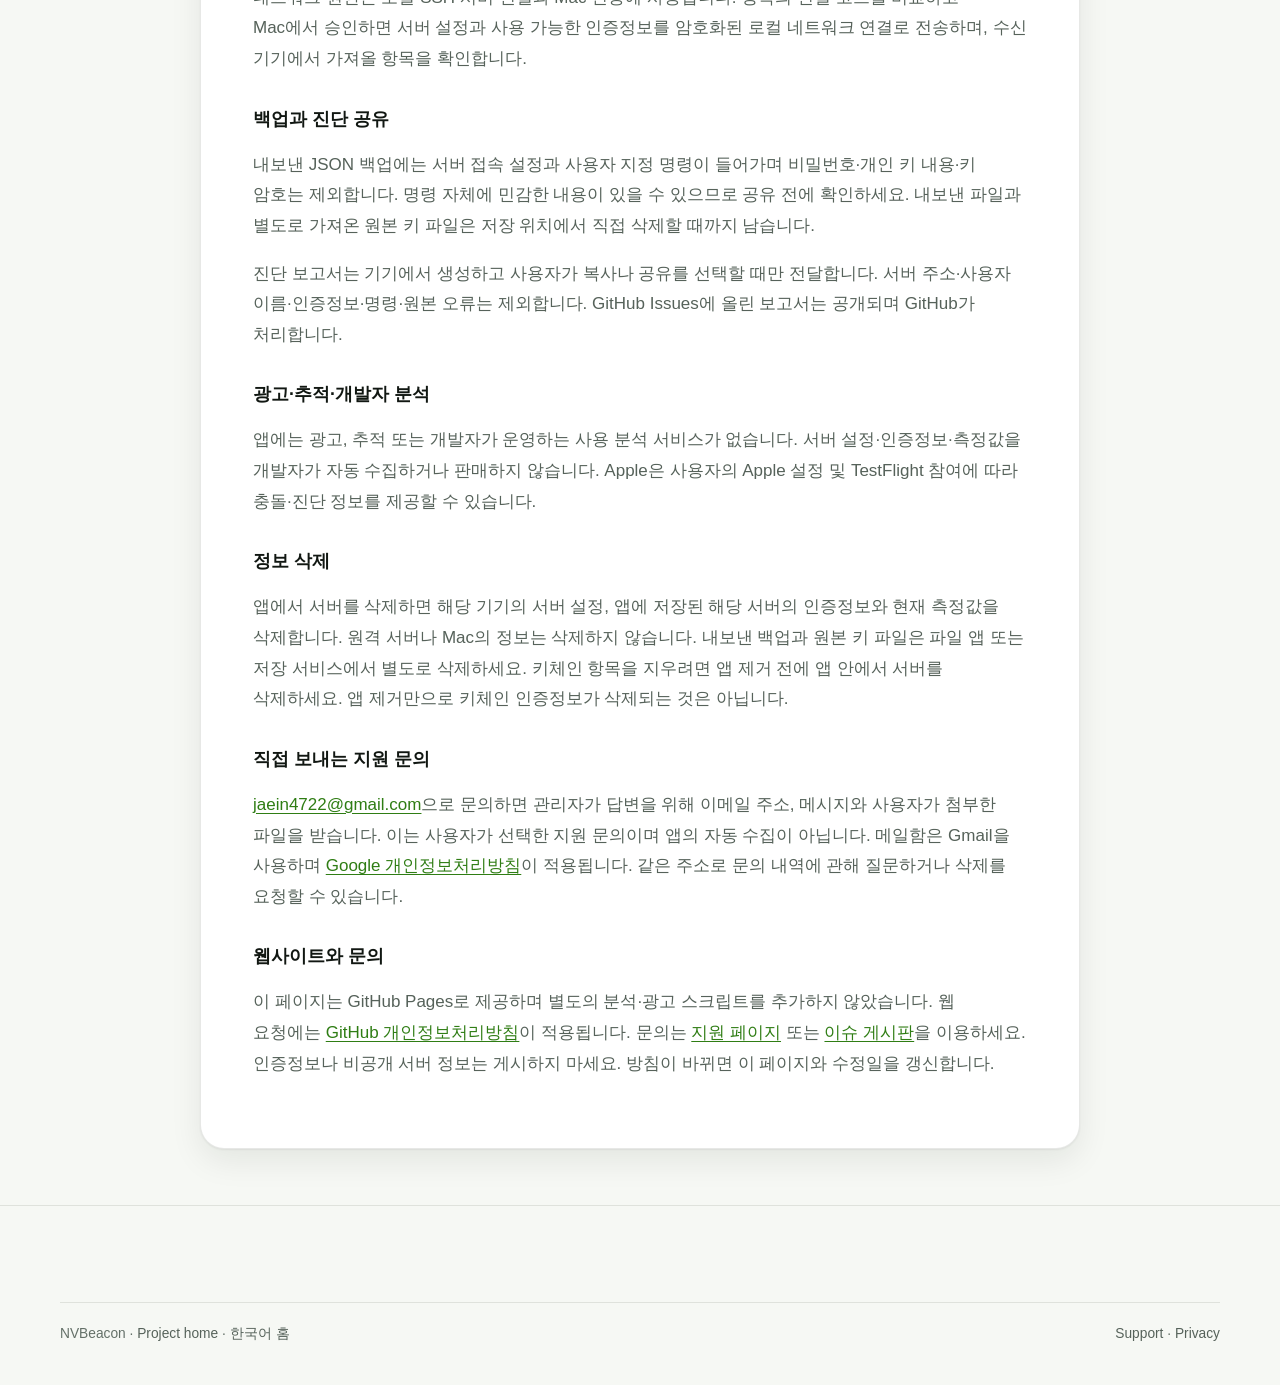
<file: site/privacy.html>
<!doctype html>
<html lang="en">
<head>
  <meta charset="utf-8">
  <meta name="viewport" content="width=device-width, initial-scale=1">
  <title>Privacy Policy | NVBeacon</title>
  <meta name="description" content="How NVBeacon for iPhone and iPad handles server profiles, credentials, monitoring data and optional transfers.">
  <link rel="canonical" href="https://jaein4722.github.io/NVBeacon/privacy.html">
  <link rel="icon" type="image/png" href="./assets/favicon-64.png">
  <link rel="apple-touch-icon" href="./assets/apple-touch-icon.png">
  <link rel="stylesheet" href="./styles.css">
</head>
<body>
  <a class="skip-link" href="#content">Skip to content</a>
  <header class="site-header">
    <nav class="page-shell topbar" aria-label="Main navigation">
      <a class="brand" href="./"><img src="./assets/icon-256.png" alt="" width="32" height="32"><span>NVBeacon</span></a>
      <div class="topbar-links">
        <a class="nav-optional" href="./">Home</a>
        <a href="./support.html">Support</a>
        <a href="./privacy.html">Privacy</a>
        <a class="nav-github" href="https://github.com/jaein4722/NVBeacon">GitHub</a>
      </div>
    </nav>
  </header>
  <div class="document-shell">
    <main id="content" class="document-card">
      <h1>Privacy Policy</h1>
      <nav class="language-links" aria-label="Page language"><a href="#english" lang="en">English</a><a href="#korean" lang="ko">한국어</a></nav>

      <section id="english" lang="en" aria-labelledby="privacy-en">
        <h2 id="privacy-en">NVBeacon for iPhone and iPad</h2>
        <p class="document-meta">Last updated: November 16, 2026</p>
        <p>NVBeacon is maintained by Lee Jaein (<a href="https://github.com/jaein4722">jaein4722</a>). This policy covers the iPhone and iPad app. It connects directly to SSH servers you choose; you do not need an NVBeacon account.</p>
        <h3>What stays on your device</h3>
        <p>Server names, addresses, ports, usernames, monitoring commands, trusted host keys and app preferences are stored in the app’s local settings. Passwords, imported SSH private keys and saved key passphrases are stored in the device’s Keychain, accessible while the device is unlocked, using device-only protection. NVBeacon does not sync these credentials through iCloud Keychain.</p>
        <p>GPU and host readings, process details and the recent monitoring graph are held in memory for display. The app does not upload them to the developer. Local settings may be included in device backups managed by your operating system; NVBeacon does not provide its own cloud backup service.</p>
        <h3>Connections you choose</h3>
        <p>NVBeacon sends authentication information and monitoring commands over encrypted SSH connections to the servers you configure. Those servers can see your connection’s network address, login and commands, and may keep logs under their operators’ policies. Verify the server’s host fingerprint before trusting it. Custom commands run on that server with your SSH account’s permissions.</p>
        <h3>Optional Mac transfer and permissions</h3>
        <p>Camera access is used to scan a pairing QR code. Camera images are not saved or sent to the developer. Local-network access supports connections to local SSH servers and transfers from your Mac. After you compare the pairing code and approve the transfer on the Mac, server profiles and available credentials travel over an encrypted local-network connection. You review the import on the receiving device.</p>
        <h3>Files and diagnostics you share</h3>
        <p>Exported JSON backups contain server connection settings and custom commands, but exclude passwords, private-key contents and passphrases. A command can itself contain sensitive text, so inspect a backup before sharing it. Exported files and separately imported key files remain wherever you saved them until you delete them there.</p>
        <p>Diagnostics are generated locally and are only shared when you choose to copy or share them. The report omits server addresses, usernames, credentials, commands and raw errors. Reports you post to GitHub Issues are public and handled by GitHub.</p>
        <h3>No advertising or developer analytics</h3>
        <p>The app contains no advertising, tracking or developer-operated analytics service. We do not receive your server profiles, credentials or monitoring readings automatically, and do not sell them. Apple may provide crash or diagnostic information according to your Apple settings and TestFlight participation.</p>
        <h3>Deleting your data</h3>
        <p>Delete a server inside NVBeacon to remove its saved profile, the app’s stored credential for that server and its current readings from this device. This does not delete anything on the remote server or on your Mac. Delete exported backups and original key files separately in Files or their storage provider. Delete servers before uninstalling if you want their Keychain entries removed; uninstalling alone is not the app’s credential-deletion mechanism.</p>
        <h3>Support messages you choose to send</h3>
        <p>If you email <a href="mailto:jaein4722@gmail.com">jaein4722@gmail.com</a>, the maintainer receives your email address, message and any attachments you include to answer your request. This is voluntary support correspondence, not automatic collection by the app. The mailbox is hosted by Gmail, subject to <a href="https://policies.google.com/privacy">Google’s privacy policy</a>. You can use the same address to ask about or request deletion of your support messages.</p>
        <h3>Website, contact and changes</h3>
        <p>These pages are hosted by GitHub Pages and contain no added analytics or advertising scripts. GitHub processes website requests under its <a href="https://docs.github.com/en/site-policy/privacy-policies/github-general-privacy-statement">privacy statement</a>. For questions, use the <a href="./support.html">support page</a> or <a href="https://github.com/jaein4722/NVBeacon/issues">issue tracker</a>. Do not post credentials or private server details. Updates to this policy will appear here with a revised date.</p>
      </section>
      <section id="korean" lang="ko" aria-labelledby="privacy-ko">
        <h2 id="privacy-ko">iPhone 및 iPad용 NVBeacon 개인정보처리방침</h2>
        <p class="document-meta">최종 수정: 2026년 11월 16일</p>
        <p>NVBeacon은 이재인(<a href="https://github.com/jaein4722">jaein4722</a>)이 관리합니다. 이 방침은 iPhone 및 iPad 앱에 적용됩니다. 앱은 사용자가 지정한 SSH 서버에 직접 연결하며 NVBeacon 계정은 필요하지 않습니다.</p>
        <h3>기기에 저장되는 정보</h3>
        <p>서버 이름·주소·포트·사용자 이름, 조회 명령, 신뢰한 호스트 키와 앱 환경설정은 기기의 앱 설정에 저장합니다. 비밀번호, 가져온 SSH 개인 키와 저장된 키 암호는 잠금 해제 중 접근 가능한 기기 전용 키체인에 저장하며, 앱이 iCloud 키체인으로 동기화하지 않습니다.</p>
        <p>GPU·호스트 측정값, 프로세스 정보와 최근 모니터링 그래프는 표시를 위해 메모리에 보관하며 개발자에게 업로드하지 않습니다. 앱 설정은 운영체제의 기기 백업에 포함될 수 있습니다. NVBeacon 자체 클라우드 백업 서비스는 없습니다.</p>
        <h3>사용자가 선택한 연결</h3>
        <p>인증정보와 조회 명령은 사용자가 설정한 서버로 암호화된 SSH 연결을 통해 전송됩니다. 해당 서버는 접속 네트워크 주소, 로그인과 명령을 확인할 수 있으며 운영자의 정책에 따라 로그를 보관할 수 있습니다. 연결을 신뢰하기 전에 호스트 지문을 확인하세요. 사용자 지정 명령은 해당 서버에서 SSH 계정의 권한으로 실행됩니다.</p>
        <h3>Mac 전송과 권한</h3>
        <p>카메라는 연결용 QR 코드 스캔에 사용하며 이미지를 저장하거나 개발자에게 전송하지 않습니다. 로컬 네트워크 권한은 로컬 SSH 서버 연결과 Mac 전송에 사용합니다. 양쪽의 연결 코드를 비교하고 Mac에서 승인하면 서버 설정과 사용 가능한 인증정보를 암호화된 로컬 네트워크 연결로 전송하며, 수신 기기에서 가져올 항목을 확인합니다.</p>
        <h3>백업과 진단 공유</h3>
        <p>내보낸 JSON 백업에는 서버 접속 설정과 사용자 지정 명령이 들어가며 비밀번호·개인 키 내용·키 암호는 제외합니다. 명령 자체에 민감한 내용이 있을 수 있으므로 공유 전에 확인하세요. 내보낸 파일과 별도로 가져온 원본 키 파일은 저장 위치에서 직접 삭제할 때까지 남습니다.</p>
        <p>진단 보고서는 기기에서 생성하고 사용자가 복사나 공유를 선택할 때만 전달합니다. 서버 주소·사용자 이름·인증정보·명령·원본 오류는 제외합니다. GitHub Issues에 올린 보고서는 공개되며 GitHub가 처리합니다.</p>
        <h3>광고·추적·개발자 분석</h3>
        <p>앱에는 광고, 추적 또는 개발자가 운영하는 사용 분석 서비스가 없습니다. 서버 설정·인증정보·측정값을 개발자가 자동 수집하거나 판매하지 않습니다. Apple은 사용자의 Apple 설정 및 TestFlight 참여에 따라 충돌·진단 정보를 제공할 수 있습니다.</p>
        <h3>정보 삭제</h3>
        <p>앱에서 서버를 삭제하면 해당 기기의 서버 설정, 앱에 저장된 해당 서버의 인증정보와 현재 측정값을 삭제합니다. 원격 서버나 Mac의 정보는 삭제하지 않습니다. 내보낸 백업과 원본 키 파일은 파일 앱 또는 저장 서비스에서 별도로 삭제하세요. 키체인 항목을 지우려면 앱 제거 전에 앱 안에서 서버를 삭제하세요. 앱 제거만으로 키체인 인증정보가 삭제되는 것은 아닙니다.</p>
        <h3>직접 보내는 지원 문의</h3>
        <p><a href="mailto:jaein4722@gmail.com">jaein4722@gmail.com</a>으로 문의하면 관리자가 답변을 위해 이메일 주소, 메시지와 사용자가 첨부한 파일을 받습니다. 이는 사용자가 선택한 지원 문의이며 앱의 자동 수집이 아닙니다. 메일함은 Gmail을 사용하며 <a href="https://policies.google.com/privacy">Google 개인정보처리방침</a>이 적용됩니다. 같은 주소로 문의 내역에 관해 질문하거나 삭제를 요청할 수 있습니다.</p>
        <h3>웹사이트와 문의</h3>
        <p>이 페이지는 GitHub Pages로 제공하며 별도의 분석·광고 스크립트를 추가하지 않았습니다. 웹 요청에는 <a href="https://docs.github.com/en/site-policy/privacy-policies/github-general-privacy-statement">GitHub 개인정보처리방침</a>이 적용됩니다. 문의는 <a href="./support.html">지원 페이지</a> 또는 <a href="https://github.com/jaein4722/NVBeacon/issues">이슈 게시판</a>을 이용하세요. 인증정보나 비공개 서버 정보는 게시하지 마세요. 방침이 바뀌면 이 페이지와 수정일을 갱신합니다.</p>
      </section>
    </main>
  </div>
  <footer class="site-footer">
    <div class="page-shell footer-bottom">
      <span>NVBeacon · <a href="./">Project home</a> · <a href="./ko/" lang="ko" hreflang="ko">한국어 홈</a></span>
      <span><a href="./support.html">Support</a> · <a href="./privacy.html">Privacy</a></span>
    </div>
  </footer>
</body>
</html>
</file>
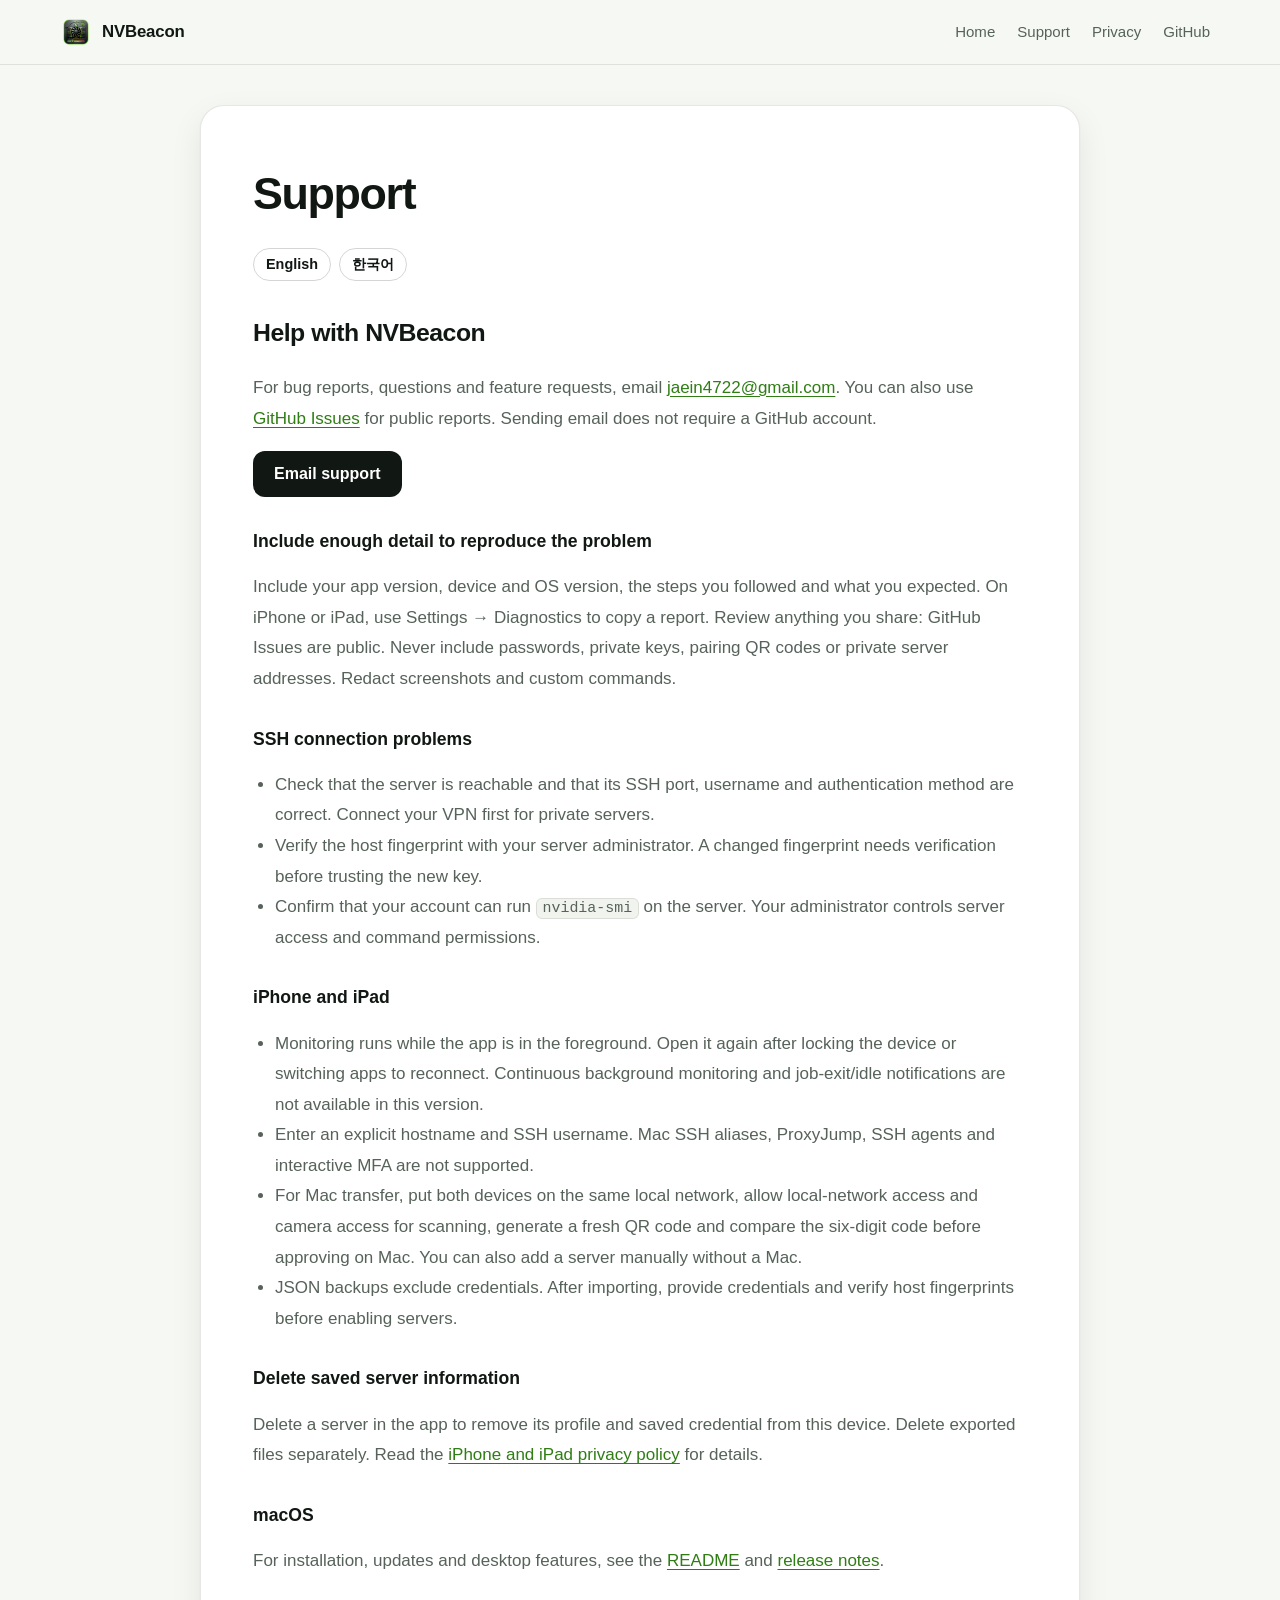
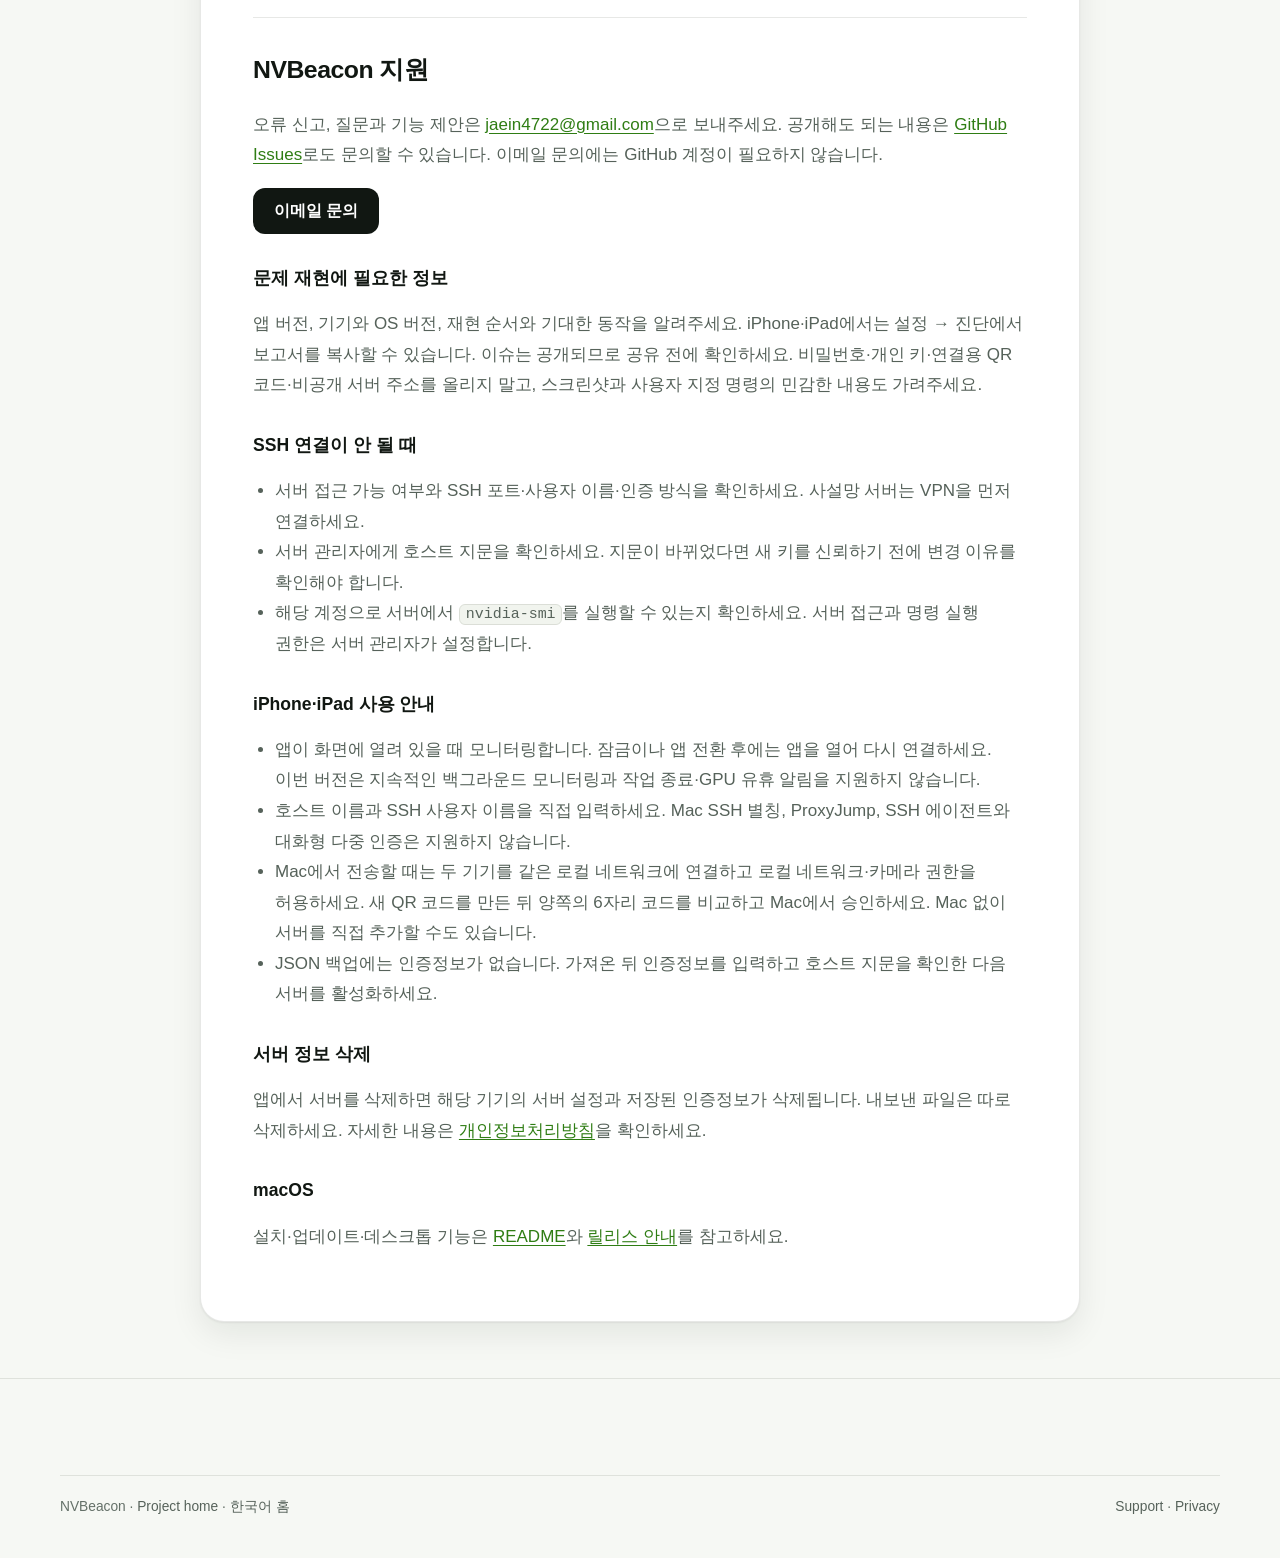
<file: site/support.html>
<!doctype html>
<html lang="en">
<head>
  <meta charset="utf-8">
  <meta name="viewport" content="width=device-width, initial-scale=1">
  <title>Support | NVBeacon</title>
  <meta name="description" content="Get help with NVBeacon, SSH connections, Mac transfers and local data management.">
  <link rel="canonical" href="https://jaein4722.github.io/NVBeacon/support.html">
  <link rel="icon" type="image/png" href="./assets/favicon-64.png">
  <link rel="apple-touch-icon" href="./assets/apple-touch-icon.png">
  <link rel="stylesheet" href="./styles.css">
</head>
<body>
  <a class="skip-link" href="#content">Skip to content</a>
  <header class="site-header">
    <nav class="page-shell topbar" aria-label="Main navigation">
      <a class="brand" href="./"><img src="./assets/icon-256.png" alt="" width="32" height="32"><span>NVBeacon</span></a>
      <div class="topbar-links">
        <a class="nav-optional" href="./">Home</a>
        <a href="./support.html">Support</a>
        <a href="./privacy.html">Privacy</a>
        <a class="nav-github" href="https://github.com/jaein4722/NVBeacon">GitHub</a>
      </div>
    </nav>
  </header>
  <div class="document-shell">
    <main id="content" class="document-card">
      <h1>Support</h1>
      <nav class="language-links" aria-label="Page language"><a href="#english" lang="en">English</a><a href="#korean" lang="ko">한국어</a></nav>

      <section id="english" lang="en" aria-labelledby="support-en">
        <h2 id="support-en">Help with NVBeacon</h2>
        <p>For bug reports, questions and feature requests, email <a href="mailto:jaein4722@gmail.com">jaein4722@gmail.com</a>. You can also use <a href="https://github.com/jaein4722/NVBeacon/issues">GitHub Issues</a> for public reports. Sending email does not require a GitHub account.</p>
        <p><a class="button primary" href="mailto:jaein4722@gmail.com?subject=NVBeacon%20support">Email support</a></p>
        <h3>Include enough detail to reproduce the problem</h3>
        <p>Include your app version, device and OS version, the steps you followed and what you expected. On iPhone or iPad, use Settings → Diagnostics to copy a report. Review anything you share: GitHub Issues are public. Never include passwords, private keys, pairing QR codes or private server addresses. Redact screenshots and custom commands.</p>
        <h3>SSH connection problems</h3>
        <ul><li>Check that the server is reachable and that its SSH port, username and authentication method are correct. Connect your VPN first for private servers.</li><li>Verify the host fingerprint with your server administrator. A changed fingerprint needs verification before trusting the new key.</li><li>Confirm that your account can run <code>nvidia-smi</code> on the server. Your administrator controls server access and command permissions.</li></ul>
        <h3>iPhone and iPad</h3>
        <ul><li>Monitoring runs while the app is in the foreground. Open it again after locking the device or switching apps to reconnect. Continuous background monitoring and job-exit/idle notifications are not available in this version.</li><li>Enter an explicit hostname and SSH username. Mac SSH aliases, ProxyJump, SSH agents and interactive MFA are not supported.</li><li>For Mac transfer, put both devices on the same local network, allow local-network access and camera access for scanning, generate a fresh QR code and compare the six-digit code before approving on Mac. You can also add a server manually without a Mac.</li><li>JSON backups exclude credentials. After importing, provide credentials and verify host fingerprints before enabling servers.</li></ul>
        <h3>Delete saved server information</h3>
        <p>Delete a server in the app to remove its profile and saved credential from this device. Delete exported files separately. Read the <a href="./privacy.html">iPhone and iPad privacy policy</a> for details.</p>
        <h3>macOS</h3>
        <p>For installation, updates and desktop features, see the <a href="https://github.com/jaein4722/NVBeacon/blob/master/README.md">README</a> and <a href="https://github.com/jaein4722/NVBeacon/releases">release notes</a>.</p>
      </section>
      <section id="korean" lang="ko" aria-labelledby="support-ko">
        <h2 id="support-ko">NVBeacon 지원</h2>
        <p>오류 신고, 질문과 기능 제안은 <a href="mailto:jaein4722@gmail.com">jaein4722@gmail.com</a>으로 보내주세요. 공개해도 되는 내용은 <a href="https://github.com/jaein4722/NVBeacon/issues">GitHub Issues</a>로도 문의할 수 있습니다. 이메일 문의에는 GitHub 계정이 필요하지 않습니다.</p>
        <p><a class="button primary" href="mailto:jaein4722@gmail.com?subject=NVBeacon%20support">이메일 문의</a></p>
        <h3>문제 재현에 필요한 정보</h3>
        <p>앱 버전, 기기와 OS 버전, 재현 순서와 기대한 동작을 알려주세요. iPhone·iPad에서는 설정 → 진단에서 보고서를 복사할 수 있습니다. 이슈는 공개되므로 공유 전에 확인하세요. 비밀번호·개인 키·연결용 QR 코드·비공개 서버 주소를 올리지 말고, 스크린샷과 사용자 지정 명령의 민감한 내용도 가려주세요.</p>
        <h3>SSH 연결이 안 될 때</h3>
        <ul><li>서버 접근 가능 여부와 SSH 포트·사용자 이름·인증 방식을 확인하세요. 사설망 서버는 VPN을 먼저 연결하세요.</li><li>서버 관리자에게 호스트 지문을 확인하세요. 지문이 바뀌었다면 새 키를 신뢰하기 전에 변경 이유를 확인해야 합니다.</li><li>해당 계정으로 서버에서 <code>nvidia-smi</code>를 실행할 수 있는지 확인하세요. 서버 접근과 명령 실행 권한은 서버 관리자가 설정합니다.</li></ul>
        <h3>iPhone·iPad 사용 안내</h3>
        <ul><li>앱이 화면에 열려 있을 때 모니터링합니다. 잠금이나 앱 전환 후에는 앱을 열어 다시 연결하세요. 이번 버전은 지속적인 백그라운드 모니터링과 작업 종료·GPU 유휴 알림을 지원하지 않습니다.</li><li>호스트 이름과 SSH 사용자 이름을 직접 입력하세요. Mac SSH 별칭, ProxyJump, SSH 에이전트와 대화형 다중 인증은 지원하지 않습니다.</li><li>Mac에서 전송할 때는 두 기기를 같은 로컬 네트워크에 연결하고 로컬 네트워크·카메라 권한을 허용하세요. 새 QR 코드를 만든 뒤 양쪽의 6자리 코드를 비교하고 Mac에서 승인하세요. Mac 없이 서버를 직접 추가할 수도 있습니다.</li><li>JSON 백업에는 인증정보가 없습니다. 가져온 뒤 인증정보를 입력하고 호스트 지문을 확인한 다음 서버를 활성화하세요.</li></ul>
        <h3>서버 정보 삭제</h3>
        <p>앱에서 서버를 삭제하면 해당 기기의 서버 설정과 저장된 인증정보가 삭제됩니다. 내보낸 파일은 따로 삭제하세요. 자세한 내용은 <a href="./privacy.html#korean">개인정보처리방침</a>을 확인하세요.</p>
        <h3>macOS</h3>
        <p>설치·업데이트·데스크톱 기능은 <a href="https://github.com/jaein4722/NVBeacon/blob/master/README.md">README</a>와 <a href="https://github.com/jaein4722/NVBeacon/releases">릴리스 안내</a>를 참고하세요.</p>
      </section>
    </main>
  </div>
  <footer class="site-footer">
    <div class="page-shell footer-bottom">
      <span>NVBeacon · <a href="./">Project home</a> · <a href="./ko/" lang="ko" hreflang="ko">한국어 홈</a></span>
      <span><a href="./support.html">Support</a> · <a href="./privacy.html">Privacy</a></span>
    </div>
  </footer>
</body>
</html>
</file>
<file: site/styles.css>
/* NVBeacon site — light by default, dark when the visitor's system is dark. */

:root {
  color-scheme: light dark;
  --bg: #f6f8f4;
  --bg-tint: #edf3e8;
  --surface: #ffffff;
  --surface-2: #f1f4ee;
  --border: rgba(20, 32, 18, 0.10);
  --border-strong: rgba(20, 32, 18, 0.18);
  --text: #111712;
  --muted: #56625a;
  --faint: #647068;
  --lime: #7ed321;
  --accent: #2f7d14;
  --accent-soft: rgba(126, 211, 33, 0.16);
  --ring: rgba(70, 140, 20, 0.16);
  --ink: #0f150f;
  --ink-text: #eef4ec;
  --ink-muted: #a3b0a6;
  --button-bg: #111712;
  --button-text: #ffffff;
  --shadow: 0 1px 2px rgba(17, 23, 18, 0.06), 0 12px 32px rgba(17, 23, 18, 0.08);
  --shadow-lg: 0 2px 6px rgba(17, 23, 18, 0.06), 0 30px 70px rgba(17, 23, 18, 0.16);
  --radius-sm: 10px;
  --radius: 16px;
  --radius-lg: 24px;
  --sans: -apple-system, BlinkMacSystemFont, "Segoe UI", "Apple SD Gothic Neo", "Pretendard", "Noto Sans KR", "Malgun Gothic", Roboto, "Helvetica Neue", sans-serif;
  --mono: ui-monospace, "SF Mono", SFMono-Regular, Menlo, Consolas, monospace;
  --shell: min(1160px, calc(100% - 40px));
}

@media (prefers-color-scheme: dark) {
  :root {
    --bg: #0b0f0c;
    --bg-tint: #101611;
    --surface: #131915;
    --surface-2: #19201b;
    --border: rgba(225, 240, 220, 0.09);
    --border-strong: rgba(225, 240, 220, 0.17);
    --text: #edf2ec;
    --muted: #a2ada5;
    --faint: #85908a;
    --accent: #95e04d;
    --accent-soft: rgba(126, 211, 33, 0.14);
    --ring: rgba(126, 211, 33, 0.13);
    --ink: #131a14;
    --button-bg: #8fdc45;
    --button-text: #0b0f0c;
    --shadow: 0 1px 2px rgba(0, 0, 0, 0.4), 0 12px 32px rgba(0, 0, 0, 0.35);
    --shadow-lg: 0 2px 6px rgba(0, 0, 0, 0.4), 0 30px 70px rgba(0, 0, 0, 0.55);
  }
}

* { box-sizing: border-box; }

html { scroll-behavior: smooth; -webkit-text-size-adjust: 100%; scroll-padding-top: 72px; }

@media (prefers-reduced-motion: reduce) {
  html { scroll-behavior: auto; }
  .button { transition: none; }
}

body {
  margin: 0;
  font-family: var(--sans);
  font-size: 17px;
  line-height: 1.6;
  color: var(--text);
  background: var(--bg);
  -webkit-font-smoothing: antialiased;
}

:lang(ko) {
  word-break: keep-all;
  line-break: strict;
  overflow-wrap: anywhere;
  letter-spacing: 0;
}

img { max-width: 100%; height: auto; }

a { color: inherit; text-decoration: none; }

a:focus-visible,
button:focus-visible,
summary:focus-visible {
  outline: 2px solid var(--accent);
  outline-offset: 3px;
  border-radius: 6px;
}

code, pre, .mono { font-family: var(--mono); }

code {
  font-size: 0.88em;
  padding: 0.1em 0.38em;
  border-radius: 6px;
  background: var(--surface-2);
  border: 1px solid var(--border);
}

.skip-link {
  position: absolute;
  left: 12px;
  top: -100px;
  z-index: 20;
  padding: 10px 14px;
  border-radius: var(--radius-sm);
  background: var(--surface);
  color: var(--text);
  box-shadow: var(--shadow);
}
.skip-link:focus { top: 12px; }

.page-shell { width: var(--shell); margin: 0 auto; }

.visually-hidden {
  position: absolute;
  width: 1px;
  height: 1px;
  overflow: hidden;
  clip: rect(0 0 0 0);
  white-space: nowrap;
}

/* ---------- Top bar ---------- */

.site-header {
  position: sticky;
  top: 0;
  z-index: 10;
  background: color-mix(in srgb, var(--bg) 84%, transparent);
  -webkit-backdrop-filter: saturate(160%) blur(14px);
  backdrop-filter: saturate(160%) blur(14px);
  border-bottom: 1px solid var(--border);
}

.topbar {
  display: flex;
  align-items: center;
  justify-content: space-between;
  gap: 16px;
  min-height: 64px;
}

.brand {
  display: inline-flex;
  align-items: center;
  gap: 10px;
  font-weight: 700;
  font-size: 1.05rem;
  letter-spacing: -0.01em;
  flex-shrink: 0;
  white-space: nowrap;
}
.brand img { width: 32px; height: 32px; border-radius: 8px; }

.topbar-links {
  display: flex;
  align-items: center;
  gap: 2px;
  font-size: 0.94rem;
  color: var(--muted);
}
.topbar-links a {
  padding: 6px 10px;
  border-radius: 8px;
  white-space: nowrap;
}
.topbar-links a:hover { color: var(--text); background: var(--surface-2); }

.lang-switch {
  margin-left: 6px;
  border: 1px solid var(--border-strong);
}

/* ---------- Buttons ---------- */

.button {
  display: inline-flex;
  align-items: center;
  justify-content: center;
  gap: 8px;
  min-height: 46px;
  padding: 0 20px;
  border-radius: 12px;
  font-weight: 650;
  font-size: 1rem;
  border: 1px solid transparent;
  transition: transform 0.15s ease;
}
.button:hover { transform: translateY(-1px); }
.button.primary { background: var(--button-bg); color: var(--button-text); }
.button.secondary { background: var(--surface); color: var(--text); border-color: var(--border-strong); }
.button svg { width: 18px; height: 18px; flex: none; }

.store-badge { display: inline-flex; border-radius: 10px; }
.store-badge img { height: 46px; width: auto; display: block; }

/* ---------- Hero ---------- */

.hero {
  position: relative;
  overflow: hidden;
  border-bottom: 1px solid var(--border);
  background:
    radial-gradient(ellipse at 50% 62%, var(--accent-soft), transparent 60%),
    var(--bg);
}

.hero::before {
  content: "";
  position: absolute;
  inset: 0;
  background: repeating-radial-gradient(circle at 50% 64%, transparent 0 118px, var(--ring) 118px 119.5px);
  -webkit-mask-image: radial-gradient(circle at 50% 64%, #000 0, #000 30%, transparent 70%);
  mask-image: radial-gradient(circle at 50% 64%, #000 0, #000 30%, transparent 70%);
  pointer-events: none;
}

.hero-inner {
  position: relative;
  padding: 72px 0 80px;
  text-align: center;
}
.hero-copy { max-width: 46rem; margin: 0 auto; }

.eyebrow { text-wrap: balance; }
.eyebrow {
  display: inline-flex;
  align-items: center;
  gap: 8px;
  margin: 0 0 18px;
  padding: 5px 12px;
  border-radius: 999px;
  font-size: 0.86rem;
  font-weight: 600;
  color: var(--accent);
  background: var(--accent-soft);
}
.eyebrow::before {
  content: "";
  width: 7px;
  height: 7px;
  border-radius: 50%;
  background: var(--lime);
  box-shadow: 0 0 0 4px rgba(126, 211, 33, 0.25);
}

.hero h1 {
  margin: 0;
  font-size: clamp(2.5rem, 5.6vw, 4.1rem);
  line-height: 1.04;
  letter-spacing: -0.035em;
  font-weight: 800;
}
.hero h1 { text-wrap: balance; }
.hero h1 em { font-style: normal; color: var(--accent); }
:lang(ko) .hero h1 { letter-spacing: -0.02em; line-height: 1.2; font-size: clamp(2.2rem, 5vw, 3.6rem); }

.hero-text {
  max-width: 38rem;
  margin: 22px auto 0;
  font-size: 1.16rem;
  color: var(--muted);
}
:lang(ko) .hero-text { line-height: 1.75; }

.hero-actions {
  display: flex;
  flex-wrap: wrap;
  align-items: center;
  justify-content: center;
  gap: 12px;
  margin-top: 30px;
}

/* The Mac button and the App Store badge share one height. On phones too narrow
   for both at full size they scale down together and stay on one line. */
.hero-actions { --cta-h: min(46px, calc((100vw - 48px) / 7.5)); gap: calc(var(--cta-h) * 12 / 46); }
.hero-actions .button {
  min-height: var(--cta-h);
  padding: 0 calc(var(--cta-h) * 20 / 46);
  gap: calc(var(--cta-h) * 8 / 46);
  border-radius: calc(var(--cta-h) * 12 / 46);
  font-size: calc(var(--cta-h) * 16 / 46);
}
.hero-actions .button svg { width: calc(var(--cta-h) * 18 / 46); height: calc(var(--cta-h) * 18 / 46); }
.hero-actions .store-badge img { height: var(--cta-h); }

.platform-line {
  display: flex;
  flex-wrap: wrap;
  justify-content: center;
  gap: 6px 16px;
  margin: 18px 0 0;
  padding: 0;
  list-style: none;
  font-size: 0.9rem;
  color: var(--faint);
}
.platform-line li { display: inline-flex; align-items: center; gap: 6px; }
.platform-line li::before {
  content: "";
  width: 6px;
  height: 6px;
  border-radius: 50%;
  background: var(--lime);
}
.platform-line li.soon::before { background: transparent; border: 1.5px solid var(--faint); }

.hero-visual {
  position: relative;
  width: min(100%, 960px);
  margin: 52px auto 0;
}
.hero-demo { margin: 0; }
.hero-demo figcaption { margin-top: 14px; font-size: 0.88rem; color: var(--faint); }

.phone-shot {
  position: absolute;
  right: -12%;
  bottom: 18px;
  width: 15%;
  padding: 5px;
  border-radius: 28px;
  background: #0d110e;
  box-shadow: var(--shadow-lg);
}
.phone-shot img { display: block; width: 100%; height: auto; border-radius: 23px; }

/* ---------- Trust strip ---------- */

.trust {
  display: grid;
  grid-template-columns: repeat(4, minmax(0, 1fr));
  margin: 0 auto;
  padding: 0;
  list-style: none;
}
.trust-wrap { border-bottom: 1px solid var(--border); background: var(--surface); }
.trust li {
  display: flex;
  align-items: center;
  gap: 12px;
  padding: 22px 20px;
  font-weight: 600;
  font-size: 0.98rem;
  line-height: 1.35;
}
.trust li + li { border-left: 1px solid var(--border); }
.trust svg { width: 22px; height: 22px; flex: none; color: var(--accent); }

/* ---------- Sections ---------- */

.section { padding: 96px 0; }
.section.tinted { background: var(--bg-tint); border-block: 1px solid var(--border); }
.section.flush-top { padding-top: 0; }

.section-heading { max-width: 44rem; margin-bottom: 44px; }
.section-heading.center { margin-inline: auto; text-align: center; }
.section-heading .kicker {
  margin: 0 0 10px;
  font-size: 0.86rem;
  font-weight: 700;
  letter-spacing: 0.06em;
  text-transform: uppercase;
  color: var(--accent);
}
:lang(ko) .section-heading .kicker { letter-spacing: 0.02em; }
.section-heading h2, .show-text h3, .feature h3 { text-wrap: balance; }
.section-heading h2 {
  margin: 0;
  font-size: clamp(1.9rem, 3.6vw, 2.7rem);
  line-height: 1.12;
  letter-spacing: -0.03em;
}
:lang(ko) .section-heading h2 { letter-spacing: -0.015em; line-height: 1.3; }
.section-heading p { margin: 14px 0 0; color: var(--muted); font-size: 1.08rem; }

/* How it works */

.steps {
  display: grid;
  grid-template-columns: repeat(3, minmax(0, 1fr));
  gap: 20px;
  margin: 0;
  padding: 0;
  list-style: none;
  counter-reset: step;
}
.steps li {
  padding: 26px;
  border-radius: var(--radius);
  background: var(--surface);
  border: 1px solid var(--border);
  counter-increment: step;
}
.steps li::before {
  content: counter(step);
  display: grid;
  place-items: center;
  width: 32px;
  height: 32px;
  margin-bottom: 16px;
  border-radius: 50%;
  font-weight: 700;
  font-size: 0.95rem;
  color: var(--accent);
  background: var(--accent-soft);
}
.steps h3 { margin: 0 0 6px; font-size: 1.12rem; }
.steps p { margin: 0; color: var(--muted); }

.flow {
  display: grid;
  grid-template-columns: minmax(0, 1fr) minmax(120px, 1.1fr) minmax(0, 1fr);
  align-items: center;
  gap: 16px;
  margin-top: 28px;
  padding: 26px;
  border-radius: var(--radius);
  border: 1px dashed var(--border-strong);
}
.flow-node {
  padding: 16px 18px;
  border-radius: var(--radius-sm);
  background: var(--surface);
  border: 1px solid var(--border);
  text-align: center;
}
.flow-node strong { display: block; }
.flow-node span { display: block; font-size: 0.88rem; color: var(--muted); }
.flow-node .tag {
  display: inline-block;
  margin-top: 8px;
  padding: 2px 10px;
  border-radius: 999px;
  font-size: 0.8rem;
  font-weight: 600;
  color: var(--accent);
  background: var(--accent-soft);
}
.flow-link {
  text-align: center;
  font-family: var(--mono);
  font-size: 0.84rem;
  color: var(--muted);
}
.flow-link::before {
  content: "";
  display: block;
  height: 2px;
  margin-bottom: 8px;
  background: repeating-linear-gradient(90deg, var(--lime) 0 8px, transparent 8px 14px);
}

/* Features */

.feature-grid {
  display: grid;
  grid-template-columns: repeat(3, minmax(0, 1fr));
  gap: 16px;
}
.feature {
  display: flex;
  flex-direction: column;
  gap: 8px;
  padding: 24px;
  border-radius: var(--radius);
  background: var(--surface);
  border: 1px solid var(--border);
}
.feature h3 { margin: 0; font-size: 1.06rem; line-height: 1.3; }
.feature p { margin: 0; color: var(--muted); font-size: 0.96rem; }
.feature .labels { display: flex; flex-wrap: wrap; gap: 6px; margin-top: auto; padding-top: 10px; }
.label {
  padding: 2px 8px;
  border-radius: 6px;
  font-family: var(--mono);
  font-size: 0.76rem;
  color: var(--muted);
  background: var(--surface-2);
  border: 1px solid var(--border);
}
.label.platform { font-family: var(--sans); font-weight: 600; color: var(--accent); background: var(--accent-soft); border-color: transparent; }

/* Mac and iPhone */

.compare-wrap {
  display: grid;
  grid-template-columns: minmax(0, 1fr) minmax(0, 1fr);
  gap: 40px;
  align-items: start;
}
.compare-wrap > * { min-width: 0; }
.table-scroll { overflow-x: auto; }
.compare {
  width: 100%;
  border-collapse: separate;
  border-spacing: 0;
  overflow: hidden;
  border-radius: var(--radius);
  background: var(--surface);
  border: 1px solid var(--border);
  font-size: 0.95rem;
}
.compare th, .compare td {
  padding: 13px 16px;
  text-align: left;
  vertical-align: top;
  border-bottom: 1px solid var(--border);
}
.compare tr:last-child th, .compare tr:last-child td { border-bottom: 0; }
.compare thead th { font-size: 0.85rem; color: var(--muted); background: var(--surface-2); }
.compare tbody th { font-weight: 600; width: 28%; }
.compare td { color: var(--muted); }

.shots {
  display: flex;
  gap: 16px;
  overflow-x: auto;
  padding: 4px 4px 18px;
  scroll-snap-type: x mandatory;
  scrollbar-width: thin;
}
.shots figure {
  flex: 0 0 196px;
  margin: 0;
  scroll-snap-align: start;
}
.shots img {
  display: block;
  width: 100%;
  border-radius: 22px;
  border: 1px solid var(--border-strong);
  box-shadow: var(--shadow);
}
.shots figcaption { margin-top: 10px; font-size: 0.88rem; color: var(--muted); text-align: center; }

.transfer-note {
  display: flex;
  gap: 14px;
  margin-top: 20px;
  padding: 18px 20px;
  border-radius: var(--radius);
  background: var(--surface);
  border: 1px solid var(--border);
  font-size: 0.96rem;
  color: var(--muted);
}
.transfer-note strong { color: var(--text); }
.transfer-note svg { width: 24px; height: 24px; flex: none; color: var(--accent); margin-top: 2px; }

/* Privacy band */

.privacy-band {
  padding: 56px;
  border-radius: var(--radius-lg);
  background:
    repeating-radial-gradient(circle at 100% 0%, transparent 0 90px, rgba(126, 211, 33, 0.10) 90px 91px),
    var(--ink);
  color: var(--ink-text);
  border: 1px solid rgba(126, 211, 33, 0.18);
}
.privacy-band .section-heading { margin-bottom: 32px; }
.privacy-band .section-heading .kicker { color: var(--lime); }
.privacy-band .section-heading p { color: var(--ink-muted); }
.privacy-list {
  display: grid;
  grid-template-columns: repeat(2, minmax(0, 1fr));
  gap: 20px 40px;
  margin: 0;
  padding: 0;
  list-style: none;
}
.privacy-list li { position: relative; padding-left: 30px; color: var(--ink-muted); }
.privacy-list li strong { display: block; color: var(--ink-text); }
.privacy-list li::before {
  content: "";
  position: absolute;
  left: 0;
  top: 4px;
  width: 18px;
  height: 18px;
  border-radius: 50%;
  background: rgba(126, 211, 33, 0.18) url("data:image/svg+xml,%3Csvg xmlns='http://www.w3.org/2000/svg' viewBox='0 0 24 24' fill='none' stroke='%237ed321' stroke-width='3' stroke-linecap='round' stroke-linejoin='round'%3E%3Cpath d='M5 12.5l4.5 4.5L19 7.5'/%3E%3C/svg%3E") center / 12px no-repeat;
}
.privacy-band a { color: var(--lime); text-decoration: underline; text-underline-offset: 3px; }
.privacy-band .more { margin: 30px 0 0; color: var(--ink-muted); }
.privacy-band code { background: rgba(255, 255, 255, 0.06); border-color: rgba(255, 255, 255, 0.1); color: var(--ink-text); }

/* Download */

.download-grid {
  display: grid;
  grid-template-columns: repeat(3, minmax(0, 1fr));
  gap: 20px;
}
.download-card {
  display: flex;
  flex-direction: column;
  gap: 14px;
  padding: 28px;
  border-radius: var(--radius-lg);
  background: var(--surface);
  border: 1px solid var(--border);
  box-shadow: var(--shadow);
}
.download-card h3 {
  display: flex;
  align-items: center;
  gap: 10px;
  margin: 0;
  font-size: 1.25rem;
}
.download-card h3 svg { width: 24px; height: 24px; color: var(--accent); }
.download-card > p { margin: 0; color: var(--muted); font-size: 0.96rem; }
.download-card .meta { margin-top: auto; font-size: 0.86rem; color: var(--faint); }
.download-card .meta a { color: var(--accent); text-decoration: underline; text-underline-offset: 3px; }
.download-card.soon { background: transparent; box-shadow: none; border-style: dashed; border-color: var(--border-strong); }
.download-card.soon h3 svg { color: var(--faint); }
.download-card.soon a:not(.button) { color: var(--accent); text-decoration: underline; text-underline-offset: 3px; }

.pill {
  align-self: flex-start;
  padding: 3px 10px;
  border-radius: 999px;
  font-size: 0.8rem;
  font-weight: 700;
  color: var(--muted);
  background: var(--surface-2);
  border: 1px solid var(--border-strong);
}

.command {
  display: flex;
  align-items: center;
  gap: 8px;
  padding: 10px 10px 10px 14px;
  border-radius: var(--radius-sm);
  background: var(--surface-2);
  border: 1px solid var(--border);
}
.command pre {
  flex: 1;
  min-width: 0;
  margin: 0;
  font-size: 0.82rem;
  white-space: pre-wrap;
  overflow-wrap: break-word;
}
.command pre code { padding: 0; border: 0; background: none; font-size: inherit; }
.copy-button {
  flex: none;
  display: none;
  padding: 5px 10px;
  border-radius: 8px;
  border: 1px solid var(--border-strong);
  background: var(--surface);
  color: var(--text);
  font: 600 0.8rem var(--sans);
  cursor: pointer;
}
.js .copy-button { display: inline-block; }

.qr-row { display: flex; align-items: center; gap: 16px; }
.qr-row img {
  width: 92px;
  height: 92px;
  padding: 6px;
  border-radius: 10px;
  background: #fff;
  border: 1px solid var(--border);
  image-rendering: pixelated;
}
.qr-row span { font-size: 0.86rem; color: var(--faint); }

.download-note { margin: 22px 0 0; text-align: center; color: var(--muted); font-size: 0.96rem; }

/* FAQ */

.faq { max-width: 820px; margin: 0 auto; }
.faq details { border-bottom: 1px solid var(--border); }
.faq summary {
  display: flex;
  justify-content: space-between;
  align-items: center;
  gap: 20px;
  padding: 20px 4px;
  font-weight: 650;
  font-size: 1.06rem;
  cursor: pointer;
  list-style: none;
}
.faq summary::-webkit-details-marker { display: none; }
.faq summary::after {
  content: "+";
  flex: none;
  font-size: 1.4rem;
  font-weight: 400;
  line-height: 1;
  color: var(--muted);
  transition: transform 0.2s ease;
}
.faq details[open] summary::after { transform: rotate(45deg); }
.faq details p { margin: 0 4px 22px; color: var(--muted); }
.faq details a { color: var(--accent); text-decoration: underline; text-underline-offset: 3px; }

/* ---------- Footer ---------- */

.site-footer {
  padding: 56px 0 40px;
  border-top: 1px solid var(--border);
  font-size: 0.94rem;
}
.footer-grid {
  display: grid;
  grid-template-columns: 1.6fr repeat(3, 1fr);
  gap: 32px;
}
.footer-brand p { margin: 12px 0 0; max-width: 22rem; color: var(--muted); }
.footer-col h2 { margin: 0 0 12px; font-size: 0.86rem; color: var(--faint); font-weight: 600; }
.footer-col ul { margin: 0; padding: 0; list-style: none; display: grid; gap: 8px; }
.footer-col a { color: var(--muted); }
.footer-col a:hover { color: var(--text); }
.footer-bottom {
  display: flex;
  flex-wrap: wrap;
  justify-content: space-between;
  gap: 12px;
  margin-top: 40px;
  padding-top: 20px;
  border-top: 1px solid var(--border);
  color: var(--faint);
  font-size: 0.86rem;
}
.footer-bottom a { color: var(--muted); }
.footer-bottom a:hover { color: var(--text); }

/* ---------- Document pages (support, privacy) ---------- */

.document-shell { width: min(880px, calc(100% - 40px)); margin: 0 auto; padding: 40px 0 56px; }
.document-card {
  padding: clamp(24px, 5vw, 52px);
  border-radius: var(--radius-lg);
  background: var(--surface);
  border: 1px solid var(--border);
  box-shadow: var(--shadow);
  overflow-wrap: anywhere;
}
.document-card h1 { margin: 0; font-size: clamp(2rem, 5vw, 2.8rem); letter-spacing: -0.03em; }
.document-card h2 { margin-top: 0; font-size: 1.55rem; letter-spacing: -0.02em; }
.document-card h3 { margin: 30px 0 8px; font-size: 1.1rem; }
.document-card p, .document-card li { color: var(--muted); line-height: 1.8; }
.document-card ul { padding-left: 22px; }
.document-card a:not(.button) { color: var(--accent); text-decoration: underline; text-underline-offset: 3px; }
.document-card section { padding-top: 32px; }
.document-card section + section { margin-top: 40px; border-top: 1px solid var(--border); }
.document-meta { font-size: 0.9rem; }
.language-links { display: flex; gap: 8px; margin-top: 18px; }
.language-links a {
  padding: 4px 12px;
  border-radius: 999px;
  font-size: 0.9rem;
  font-weight: 600;
  border: 1px solid var(--border-strong);
}
.language-links a:hover { background: var(--surface-2); }
.document-card .language-links a { color: var(--text); text-decoration: none; }

/* 404 */

.not-found { padding: 120px 0; text-align: center; }
.not-found h1 { margin: 0; font-size: clamp(2.2rem, 5vw, 3.2rem); letter-spacing: -0.03em; }
.not-found p { color: var(--muted); }
.not-found .hero-actions { justify-content: center; }

/* ---------- Responsive ---------- */

/* On the narrowest phones the header keeps the brand, one link and the language switch. */
@media (max-width: 420px) {
  .topbar { gap: 8px; }
  .topbar-links .nav-github { display: none; }
  .eyebrow { font-size: 0.78rem; padding: 5px 10px; gap: 7px; }
  .topbar-links a { padding: 6px 6px; }
  .lang-switch { margin-left: 2px; }
}

/* The phone sits beside the demo only where there is room for it. */
@media (max-width: 1240px) {
  .phone-shot { display: none; }
}

@media (max-width: 1020px) {
  .feature-grid { grid-template-columns: repeat(2, minmax(0, 1fr)); }
  .trust { grid-template-columns: repeat(2, minmax(0, 1fr)); }
  .trust li:nth-child(3) { border-left: 0; }
  .trust li:nth-child(n + 3) { border-top: 1px solid var(--border); }
  .compare-wrap { grid-template-columns: 1fr; }
  .download-grid { grid-template-columns: 1fr; max-width: 560px; margin: 0 auto; }
  .footer-grid { grid-template-columns: repeat(3, 1fr); }
  .footer-brand { grid-column: 1 / -1; }
}

@media (max-width: 860px) {
  .hero-inner { padding: 48px 0 56px; }
  .hero-visual { margin-top: 40px; }
  .privacy-band { padding: 36px 26px; }
  .privacy-list { grid-template-columns: 1fr; }
  .topbar-links .nav-optional { display: none; }
}

@media (max-width: 680px) {
  .steps { grid-template-columns: 1fr; }
}

@media (max-width: 560px) {
  :root { --shell: calc(100% - 32px); }
  body { font-size: 16px; }
  .section { padding: 68px 0; }
  .trust { grid-template-columns: 1fr; }
  .trust li { padding: 14px 4px; }
  .trust li + li { border-left: 0; border-top: 1px solid var(--border); }
  .feature-grid { grid-template-columns: 1fr; }
  .flow { grid-template-columns: 1fr; }
  .flow-link::before { width: 2px; height: 26px; margin: 0 auto 8px; background: repeating-linear-gradient(180deg, var(--lime) 0 6px, transparent 6px 11px); }
  .footer-grid { grid-template-columns: repeat(2, 1fr); }
  .qr-row { display: none; }
  .phone-shot { display: none; }
  .document-shell { width: calc(100% - 32px); padding-top: 20px; }
  .topbar-links { font-size: 0.9rem; }
  .topbar-links a { padding: 6px 7px; }
}

/* ---------- Motion (off when the visitor prefers reduced motion) ---------- */

.beacon { position: absolute; left: 50%; top: 64%; width: 0; height: 0; pointer-events: none; }
.beacon span {
  position: absolute;
  left: -130px;
  top: -130px;
  width: 260px;
  height: 260px;
  border-radius: 50%;
  border: 1.5px solid rgba(70, 140, 20, 0.32);
  opacity: 0;
}
@media (prefers-color-scheme: dark) {
  .beacon span { border-color: rgba(126, 211, 33, 0.34); }
}

.video-frame {
  position: relative;
  overflow: hidden;
  border-radius: 14px;
  border: 1px solid var(--border);
  background: var(--surface);
  box-shadow: var(--shadow-lg);
}
.video-frame video { display: block; width: 100%; height: auto; }

.video-toggle {
  position: absolute;
  left: 12px;
  bottom: 12px;
  display: grid;
  place-items: center;
  width: 34px;
  height: 34px;
  padding: 0;
  border: 0;
  border-radius: 50%;
  color: #fff;
  background: rgba(17, 20, 18, 0.55);
  -webkit-backdrop-filter: blur(6px);
  backdrop-filter: blur(6px);
  cursor: pointer;
  opacity: 0.75;
  transition: opacity 0.15s ease;
}
.video-toggle:hover, .video-toggle:focus-visible { opacity: 1; }
.video-toggle:focus-visible { outline: 2px solid var(--lime); outline-offset: 2px; }
.video-toggle svg { width: 14px; height: 14px; fill: currentColor; }

/* In action: alternating rows of text and a clip or screenshot */
.showcase { display: grid; gap: 96px; }
/* Each row is a centred pair: text up to 27rem beside media of its own width,
   so a narrow clip sits next to its text instead of floating in a wide column. */
.show-row {
  --media: 640px;
  display: grid;
  grid-template-columns: minmax(0, 27rem) minmax(0, var(--media));
  justify-content: center;
  align-items: center;
  gap: 72px;
}
.show-row.reverse { grid-template-columns: minmax(0, var(--media)) minmax(0, 27rem); }
.show-row.reverse .show-text { order: 2; }
.show-row.media-tall { --media: 360px; }
.show-row.media-banner { --media: 500px; }
.show-text h3 { margin: 0; font-size: clamp(1.4rem, 2.4vw, 1.75rem); letter-spacing: -0.02em; line-height: 1.25; }
.show-text p { margin: 14px 0 0; font-size: 1.06rem; color: var(--muted); }
:lang(ko) .show-text p { line-height: 1.75; }
.show-media { margin: 0; }
.show-media.shot img {
  display: block;
  width: 100%;
  height: auto;
  border-radius: 14px;
  border: 1px solid var(--border);
  box-shadow: var(--shadow-lg);
}

@media (max-width: 860px) {
  .showcase { gap: 64px; }
  .show-row, .show-row.reverse { grid-template-columns: minmax(0, 1fr); gap: 24px; }
  .show-row.reverse .show-text { order: 0; }
  .show-row.media-tall .show-media { width: min(100%, 320px); justify-self: center; }
  }

@media (prefers-reduced-motion: no-preference) {
  .beacon span { animation: beacon 7.5s cubic-bezier(0.2, 0.6, 0.3, 1) infinite; }
  .beacon span:nth-child(2) { animation-delay: 2.5s; }
  .beacon span:nth-child(3) { animation-delay: 5s; }

  .eyebrow::before { animation: dot-pulse 2.4s ease-out infinite; }

  .flow-link::before { background-size: 14px 2px; animation: flow-dash 0.9s linear infinite; }

}

/* Slide up into place: the hero on load, everything marked data-reveal as it scrolls in.
   site.js adds .is-in; without JavaScript or with reduced motion nothing is hidden. */
@media (prefers-reduced-motion: no-preference) {
  .hero-copy > * { animation: rise 0.8s cubic-bezier(0.2, 0.7, 0.2, 1) both; }
  .hero-copy > :nth-child(2) { animation-delay: 0.07s; }
  .hero-copy > :nth-child(3) { animation-delay: 0.14s; }
  .hero-copy > :nth-child(4) { animation-delay: 0.21s; }
  .hero-copy > :nth-child(5) { animation-delay: 0.28s; }
  .hero-visual { animation: rise 1s 0.32s cubic-bezier(0.2, 0.7, 0.2, 1) both; }

  .js [data-reveal]:not([data-reveal="stagger"]),
  .js [data-reveal="stagger"] > * {
    opacity: 0;
    transform: translateY(36px);
    transition: opacity 0.7s cubic-bezier(0.2, 0.7, 0.2, 1), transform 0.9s cubic-bezier(0.2, 0.7, 0.2, 1);
    transition-delay: calc(var(--i, 0) * 90ms);
  }
  .js [data-reveal].is-in:not([data-reveal="stagger"]),
  .js [data-reveal="stagger"].is-in > * { opacity: 1; transform: none; }
}

@keyframes beacon {
  0% { transform: scale(0.35); opacity: 0; }
  12% { opacity: 1; }
  100% { transform: scale(3.4); opacity: 0; }
}
@keyframes dot-pulse {
  0% { box-shadow: 0 0 0 0 rgba(126, 211, 33, 0.45); }
  70%, 100% { box-shadow: 0 0 0 7px rgba(126, 211, 33, 0); }
}
@keyframes flow-dash { to { background-position: 14px 0; } }
@keyframes flow-dash-v { to { background-position: 0 11px; } }
@keyframes rise { from { opacity: 0; transform: translateY(26px); } to { opacity: 1; transform: none; } }

@media (max-width: 860px) {
  .beacon { left: 50%; top: 74%; }
}
@media (max-width: 560px) and (prefers-reduced-motion: no-preference) {
  .flow-link::before { background-size: 2px 11px; animation-name: flow-dash-v; }
}

/* Printing shows every section in place, without motion or hidden reveal states. */
@media print {
  *, *::before, *::after { animation: none !important; transition: none !important; }
  [data-reveal], [data-reveal] > * { opacity: 1 !important; transform: none !important; }
  .site-header { position: static; }
  .video-toggle { display: none; }
}

/* Phones: each comparison row becomes a block with the row name on top
   and the Mac and iPhone values side by side under small labels. */
@media (max-width: 560px) {
  .compare thead { display: none; }
  .compare, .compare tbody { display: block; }
  .compare tr {
    display: grid;
    grid-template-columns: minmax(0, 1fr) minmax(0, 1fr);
    gap: 4px 16px;
    padding: 14px 16px;
    border-bottom: 1px solid var(--border);
  }
  .compare tr:last-child { border-bottom: 0; }
  .compare th, .compare td { display: block; padding: 0; border: 0; width: auto; }
  .compare tbody th { grid-column: 1 / -1; width: auto; margin-bottom: 4px; }
  .compare td::before {
    content: attr(data-label);
    display: block;
    margin-bottom: 2px;
    font-size: 0.78rem;
    font-weight: 600;
    color: var(--faint);
  }
}
</file>
<file: site/mockup.css>
/* Preserved HTML mock-up of the Mac popover (example data). Not used on the home page;
   see mockup.html. Load after styles.css. */


.mock {
  --mk-bar: rgba(255, 255, 255, 0.78);
  --mk-active: rgba(0, 0, 0, 0.09);
  --mk-pop: #f6f6f5;
  --mk-row: #ffffff;
  --mk-line: rgba(0, 0, 0, 0.08);
  --mk-text: #1d1d1f;
  --mk-muted: #6e6e73;
  --mk-pill: rgba(0, 0, 0, 0.045);
  --mk-track: rgba(0, 0, 0, 0.08);
  --mk-star: #e9b600;
  --mk-green: #2f9e44;
  position: relative;
  font-family: -apple-system, BlinkMacSystemFont, "Apple SD Gothic Neo", "Segoe UI", sans-serif;
  font-size: 12px;
  line-height: 1.35;
  color: var(--mk-text);
  letter-spacing: 0;
  word-break: normal;
}
@media (prefers-color-scheme: dark) {
  .mock {
    --mk-bar: rgba(38, 38, 38, 0.82);
    --mk-active: rgba(255, 255, 255, 0.16);
    --mk-pop: #232323;
    --mk-row: #2c2c2c;
    --mk-line: rgba(255, 255, 255, 0.08);
    --mk-text: #f2f2f2;
    --mk-muted: #9b9ba0;
    --mk-pill: rgba(255, 255, 255, 0.06);
    --mk-track: rgba(255, 255, 255, 0.11);
    --mk-star: #ffd60a;
    --mk-green: #4cd964;
  }
}
.mock svg { fill: none; stroke: currentColor; stroke-width: 2; stroke-linecap: round; stroke-linejoin: round; }

.mk-menubar {
  display: flex;
  align-items: center;
  gap: 1em;
  height: 2.6em;
  padding: 0 0.9em;
  border-radius: 0.8em;
  background: var(--mk-bar);
  -webkit-backdrop-filter: blur(18px) saturate(180%);
  backdrop-filter: blur(18px) saturate(180%);
  border: 1px solid var(--mk-line);
  box-shadow: var(--shadow);
  font-size: 1.04em;
  white-space: nowrap;
}
.mk-menus { flex: 1; display: flex; gap: 0.9em; min-width: 0; overflow: hidden; }
.mk-menus i { flex: none; width: 2.4em; height: 0.55em; border-radius: 0.3em; background: var(--mk-track); }
.mk-menus i:first-child { width: 1.2em; }
.mk-item {
  display: inline-flex;
  align-items: center;
  gap: 0.35em;
  padding: 0.25em 0.6em;
  border-radius: 0.45em;
  background: var(--mk-active);
  font-weight: 500;
}
.mk-item svg { width: 1.15em; height: 1.15em; }
.mk-sys { display: inline-flex; align-items: center; gap: 0.8em; }
.mk-sys svg { width: 1.25em; height: 1.25em; }
.mk-sys svg + svg { width: 1.5em; }
.mk-sys .fill { fill: currentColor; stroke: none; }

.mk-popover {
  position: relative;
  width: 76%;
  margin: 1em 0 0 auto;
  padding: 1em;
  border-radius: 1.1em;
  background: var(--mk-pop);
  border: 1px solid var(--mk-line);
  box-shadow: var(--shadow-lg);
}
.mk-popover::before {
  content: "";
  position: absolute;
  top: -0.5em;
  right: 52%;
  width: 1em;
  height: 1em;
  background: var(--mk-pop);
  border-left: 1px solid var(--mk-line);
  border-top: 1px solid var(--mk-line);
  transform: rotate(45deg);
}

.mk-header { display: flex; align-items: center; justify-content: space-between; }
.mk-title { display: inline-flex; align-items: center; gap: 0.45em; font-weight: 650; font-size: 1.12em; }
.mk-title svg { width: 1.15em; height: 1.15em; }
.mk-tools { display: inline-flex; gap: 0.9em; }
.mk-tools svg { width: 1.1em; height: 1.1em; }

.mk-pills { display: grid; grid-template-columns: repeat(4, minmax(0, 1fr)); gap: 0.45em; margin-top: 0.7em; }
.mk-pills div { padding: 0.4em 0.6em; border-radius: 0.6em; background: var(--mk-pill); }
.mk-pills span { display: block; font-size: 0.86em; color: var(--mk-muted); }
.mk-pills b { font-size: 1.08em; font-weight: 650; font-variant-numeric: tabular-nums; }

.mk-server { margin-top: 0.8em; padding-top: 0.8em; border-top: 1px solid var(--mk-line); }
.mk-server.collapsed { margin-top: 0.6em; padding-top: 0.6em; }
.mk-server-head { display: flex; align-items: center; gap: 0.45em; }
.mk-server-head b { font-size: 1.06em; font-weight: 650; }
.mk-server-head span { margin-left: auto; color: var(--mk-muted); font-size: 0.92em; font-variant-numeric: tabular-nums; }
.mk-server-head .chev { width: 0.95em; height: 0.95em; color: var(--mk-muted); }
.mk-server-head .chev.open { transform: rotate(90deg); }

.mk-host {
  display: flex;
  flex-wrap: wrap;
  gap: 0.2em 0.8em;
  margin: 0.6em 0 0.2em;
  padding: 0.45em 0.65em;
  border-radius: 0.6em;
  background: var(--mk-pill);
  font-size: 0.9em;
  color: var(--mk-muted);
  font-variant-numeric: tabular-nums;
}
.mk-host b { font-weight: 600; }
.mk-host b.o { color: #e8782a; }
.mk-host b.b { color: #3d8bef; }
.mk-host .net { margin-left: auto; }

.mk-gpu {
  display: flex;
  gap: 0.6em;
  margin-top: 0.45em;
  padding: 0.6em 0.7em;
  border-radius: 0.8em;
  background: var(--mk-row);
  border: 1px solid var(--mk-line);
}
.mk-gpu.mine { background: color-mix(in srgb, var(--mk-green) 9%, var(--mk-row)); border-color: color-mix(in srgb, var(--mk-green) 40%, transparent); }
.mk-star { flex: none; color: var(--mk-muted); }
.mk-star svg { width: 1.15em; height: 1.15em; stroke-width: 1.8; }
.mk-star.on { color: var(--mk-star); }
.mk-star.on svg { fill: currentColor; }
.mk-gpu-body { flex: 1; min-width: 0; }
.mk-gpu-head { display: flex; align-items: baseline; gap: 0.45em; white-space: nowrap; }
.mk-gpu-head b { font-size: 1.04em; font-weight: 650; }
.mk-model { color: var(--mk-muted); font-size: 0.86em; overflow: hidden; text-overflow: ellipsis; }
.mk-badge {
  padding: 0.05em 0.5em;
  border-radius: 999px;
  font-size: 0.78em;
  font-weight: 650;
  color: var(--mk-green);
  background: color-mix(in srgb, var(--mk-green) 15%, transparent);
}
.mk-stats { margin-left: auto; color: var(--mk-muted); font-size: 0.86em; font-variant-numeric: tabular-nums; }
.mk-bars { display: grid; grid-template-columns: 1fr 1fr; gap: 0.8em; margin-top: 0.35em; }
.mk-bar { display: grid; grid-template-columns: 1fr auto; row-gap: 0.25em; font-size: 0.86em; }
.mk-bar span { color: var(--mk-muted); }
.mk-bar em { font-style: normal; font-weight: 600; font-variant-numeric: tabular-nums; }
.mk-bar i { grid-column: 1 / -1; position: relative; height: 0.42em; border-radius: 1em; background: var(--mk-track); overflow: hidden; }
.mk-bar i::after { content: ""; position: absolute; inset: 0 auto 0 0; width: var(--v); border-radius: inherit; background: linear-gradient(90deg, #f4a35f, #ea7427); }
.mk-bar.mem i::after { background: linear-gradient(90deg, #5ea3f5, #2f7fe8); }
.mk-armed {
  display: inline-flex;
  align-items: center;
  gap: 0.3em;
  margin-top: 0.45em;
  padding: 0.12em 0.6em;
  border-radius: 999px;
  font-size: 0.78em;
  font-weight: 650;
  color: var(--mk-star);
  background: color-mix(in srgb, var(--mk-star) 14%, transparent);
}
.mk-armed svg { width: 0.95em; height: 0.95em; fill: currentColor; stroke: none; }
.mk-more { margin-top: 0.45em; text-align: center; font-size: 0.9em; color: var(--mk-muted); }

/* Expand and collapse in the mock-up (native <details>, no script) */

.mk-scroll {
  max-height: 27em;
  margin: 0 -0.4em;
  padding: 0 0.4em;
  overflow-y: auto;
  overscroll-behavior: contain;
  scrollbar-width: thin;
}
.mock summary { list-style: none; cursor: pointer; }
.mock summary::-webkit-details-marker { display: none; }
.mock summary:focus-visible { outline: 2px solid #3d8bef; outline-offset: 2px; border-radius: 0.5em; }
.mk-server[open] > summary .chev { transform: rotate(90deg); }
.mk-server > summary:hover b { text-decoration: underline; text-underline-offset: 2px; }

.mk-gpu { display: block; }
.mk-gpu > summary { display: flex; gap: 0.6em; }
.mk-gpu-body { display: block; }
.mk-star { display: inline-block; height: 1.3em; }
.mk-expand { flex: none; display: inline-grid; place-items: center; color: var(--mk-muted); }
.mk-expand svg { width: 1.25em; height: 1.25em; stroke: none; }
.mk-expand .fill { fill: currentColor; opacity: 0.35; }
.mk-expand .cut { fill: none; stroke: var(--mk-row); stroke-width: 2.4; }
.mk-gpu[open] .mk-expand svg { transform: rotate(180deg); }
.mk-gpu > summary:hover .mk-expand .fill { opacity: 0.6; }
.mk-bars, .mk-bar { display: grid; }
.mk-gpu .mk-armed { display: flex; width: max-content; }

.mk-procs { display: grid; gap: 0.6em; margin: 0.55em 0 0 1.75em; padding-top: 0.55em; border-top: 1px solid var(--mk-line); }
.mk-proc {
  display: grid;
  grid-template-columns: 3.6em minmax(0, 1fr) auto auto;
  align-items: start;
  gap: 0.15em 0.6em;
  font-size: 0.9em;
}
.mk-proc-user { font-weight: 650; color: var(--mk-muted); overflow: hidden; text-overflow: ellipsis; white-space: nowrap; }
.mk-proc-user.me { color: var(--mk-green); }
.mk-proc-main { display: grid; min-width: 0; }
.mk-proc-name { font-weight: 650; white-space: nowrap; overflow: hidden; text-overflow: ellipsis; }
.mk-proc-name .mk-badge { font-size: 0.82em; }
.mk-proc-pid, .mk-proc-mem { color: var(--mk-muted); font-size: 0.9em; font-variant-numeric: tabular-nums; white-space: nowrap; }
.mk-notify {
  display: inline-flex;
  align-items: center;
  gap: 0.3em;
  padding: 0.2em 0.6em;
  border-radius: 999px;
  font-size: 0.86em;
  font-weight: 650;
  color: var(--mk-muted);
  background: var(--mk-pill);
  border: 1px solid var(--mk-line);
  white-space: nowrap;
}
.mk-notify svg { width: 1em; height: 1em; }
.mk-notify.on { color: #e8782a; background: rgba(232, 120, 42, 0.16); border-color: rgba(232, 120, 42, 0.35); }
.mk-notify.on svg { fill: currentColor; }
.mk-proc-cmd {
  grid-column: 2 / -1;
  padding: 0;
  border: 0;
  background: none;
  font-size: 0.86em;
  color: var(--mk-muted);
  white-space: nowrap;
  overflow: hidden;
  text-overflow: ellipsis;
}
.mk-empty { margin: 0; font-size: 0.9em; color: var(--mk-muted); }

.mk-caption {
  display: flex;
  align-items: center;
  justify-content: flex-end;
  gap: 0.5em;
  margin: 0 0 0.6em;
  font-family: var(--sans);
  font-size: 0.95em;
  color: var(--faint);
}
.mk-caption-dot { width: 0.55em; height: 0.55em; border-radius: 50%; background: var(--lime); }


@media (max-width: 560px) {
  .mock { font-size: 10.5px; }
  .mk-popover { width: 88%; margin-right: 0; }
  .mk-model { display: none; }
  .mk-sys svg { display: none; }
}

@media (prefers-reduced-motion: no-preference) {
  .mk-caption-dot { animation: dot-pulse 2.4s ease-out infinite; }
  .mk-bar i::after { transform-origin: left center; animation: bar-live 3.4s ease-in-out infinite alternate; }
  .mk-gpu:nth-child(2n) .mk-bar i::after { animation-duration: 2.7s; animation-delay: -1.1s; }
  .mk-gpu:nth-child(3n) .mk-bar i::after { animation-duration: 4.1s; animation-delay: -2.3s; }
  .mk-bar.mem i::after { animation-name: mem-live; animation-duration: 6.5s; }
}

@keyframes bar-live { from { transform: scaleX(0.86); } to { transform: scaleX(1.05); } }
@keyframes mem-live { from { transform: scaleX(0.97); } to { transform: scaleX(1.01); } }
</file>
